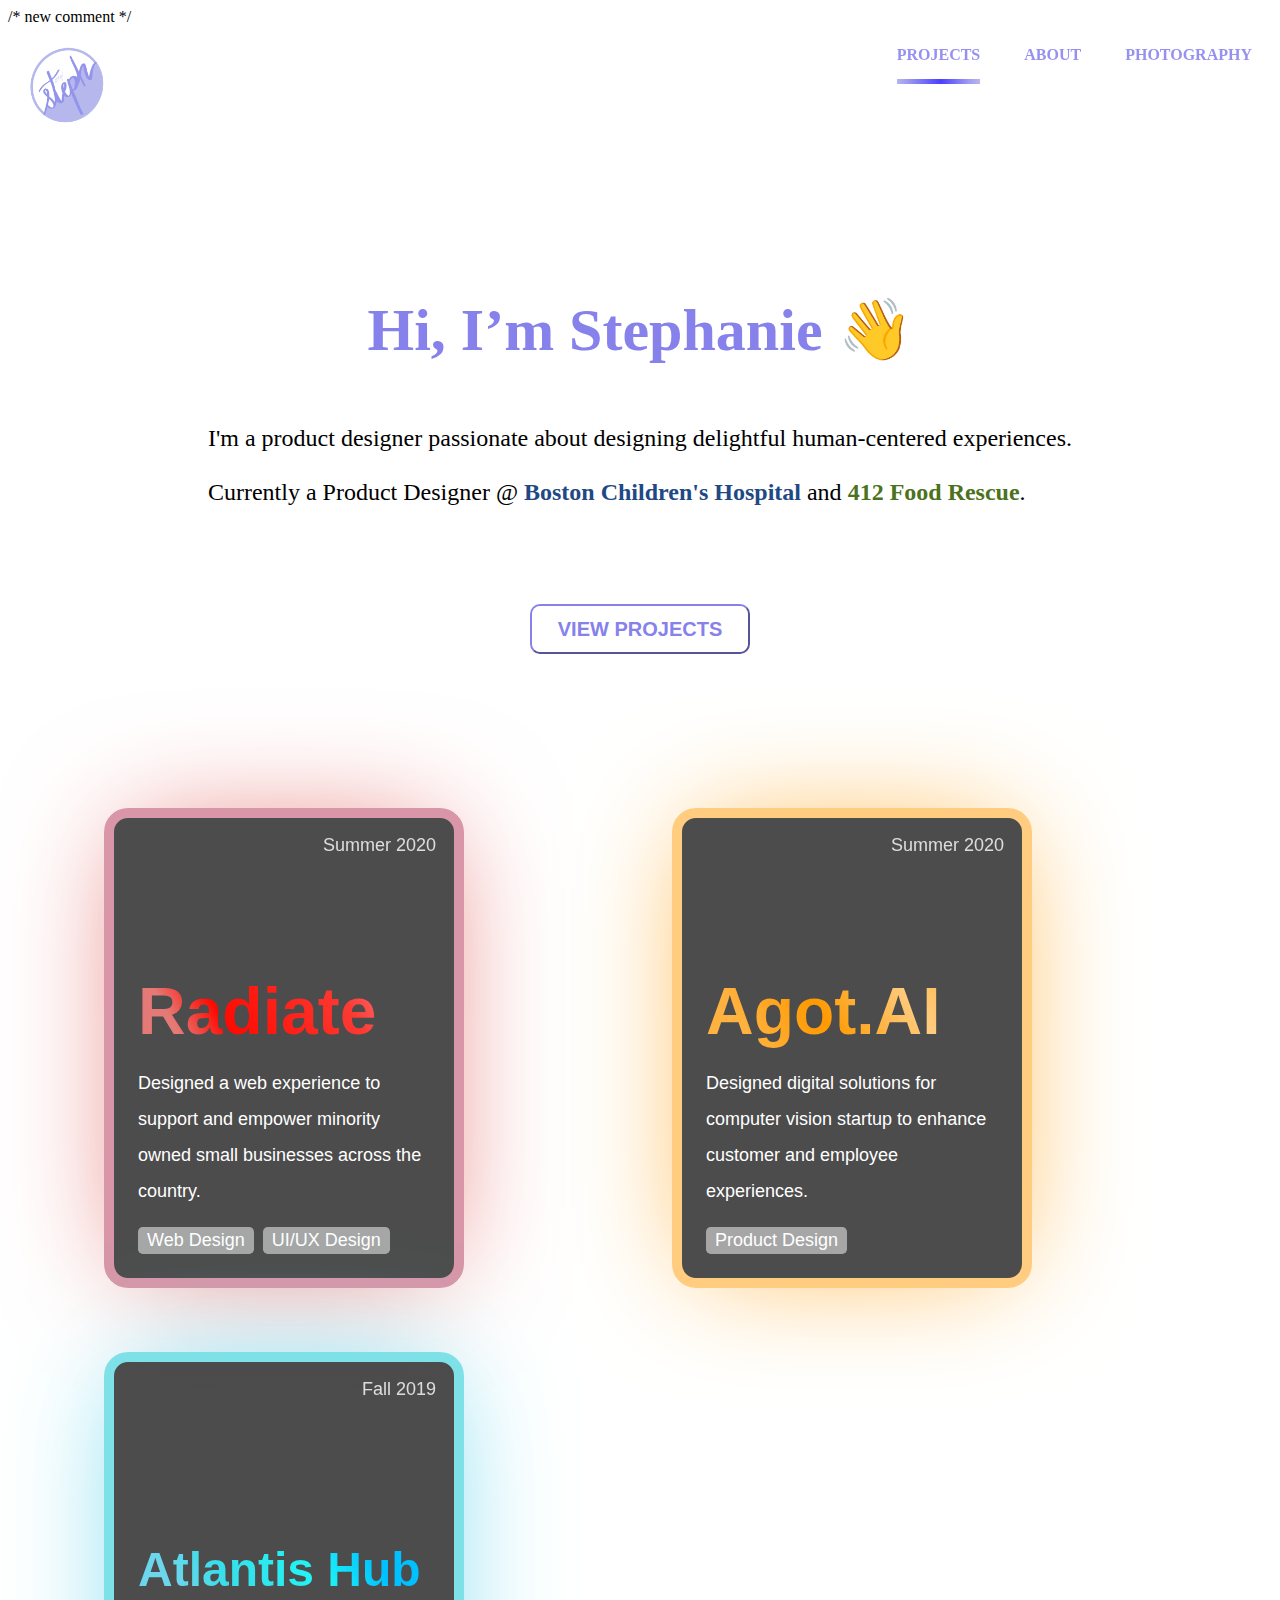
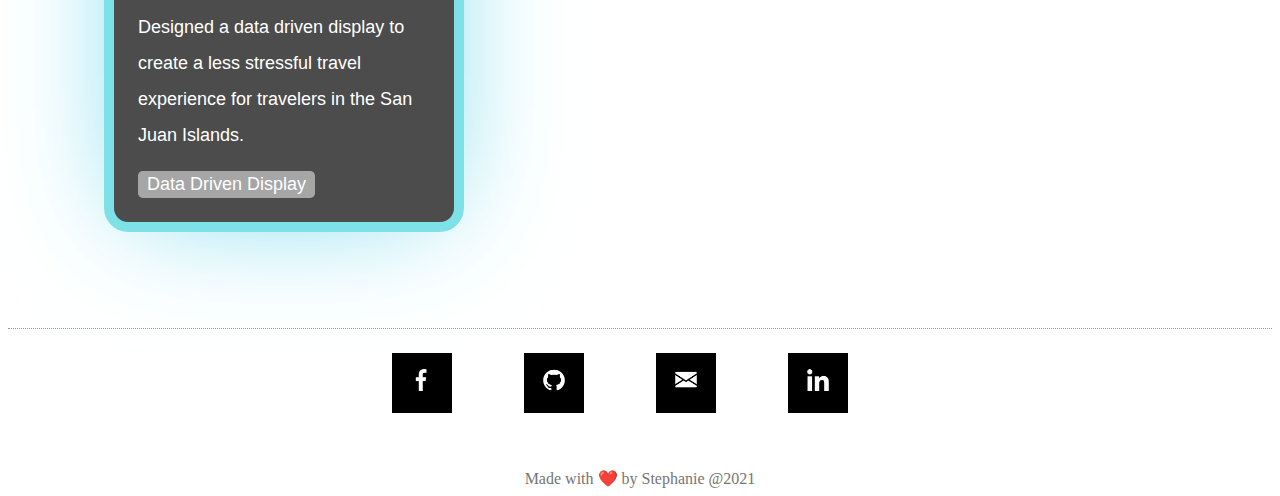
<file: index.html>
<!DOCTYPE html>
<html lang="en">

<head>
	<meta charset="utf-8" />
	<meta name="author" content="Stephanie Tseng Portfolio">
	<meta name="keywords" content="Stephanie Tseng Portfolio">
	<meta name="description" content="Stephanie Tseng Portfolio">

	<title>Stephanie Tseng Portfolio</title>
	
	/* new comment */

	<!-- External Links to CSS files -->
	<link rel="stylesheet" media="all" type="text/css" href="assets/css/styles.css" />

	<!-- External Links to JS files -->
	<script src="assets/js/scripts.js"></script>

	<meta name="viewport" content="width=device-width, initial-scale=1.0">

</head>

<body>
	<div id="container">
		<!-- Navigation bar referenced https://www.w3schools.com/howto/tryit.asp?filename=tryhow_js_responsive_navbar_dropdown for responsiveness-->
		<div class="topnav" id="myTopnav">
			<div class="logo">
				<a href="index.html"><img src="assets/images/steph-tseng-logo.png"
						alt="Stephanie Tseng Portfolio Logo"></a>

				<div class="nav-links">

					<a class="selected" href="index.html">Projects</a>
					<a class="nonselected" href="about.html">About</a>
					<a class="nonselected" href="photography.html">Photography</a>

					<a href="javascript:void(0);" class="icon" onclick="burgerIcon()">&#9776;</a>

				</div>
			</div>
		</div>

		<div id="content">
			<div id="intro-section">
			<h1>Hi, I’m Stephanie 👋</h1>
			<div id="bio">
				<div id="intro">I'm a product designer passionate about designing delightful human-centered experiences.
					<br><br>
					Currently a Product Designer @ <a href="https://www.childrenshospital.org/" target="_blank"><span
							id="bch">Boston Children's Hospital</span></a> and <a href="https://412foodrescue.org/"
							target="_blank"><span id="foodRescue">412 Food Rescue</span></a>.
				</div>
				<!--Scroll down to projects section on click-->
				<div id="button-wrapper"><button onclick="Scroll()" id="button-hover" type="button">VIEW
						PROJECTS</button></div>
			</div>
		</div>

			<!--Project cards-->
			<!--Referenced https://codepen.io/Booligoosh/pen/mKPpQp-->

			<div id="projects">
				<section class="cards-wrapper">
					<div class="project-card">
						<a class="card radiate-card" href="projects/radiate.html"
							style="--bg-img: url(https://uploads-ssl.webflow.com/5e17ac4dfb569e834e8a6376/60122f1e58f32c024fbaf426_RTC%20Mockup.png)">
							<div>
								<h3 id="radiate-heading">Radiate</h3>
								<p>Designed a web experience to support and empower minority owned small businesses
									across the country.</p>
								<div class="date">Summer 2020</div>
								<div class="tags">
									<div class="tag">Web Design</div>
									<div class="tag">UI/UX Design</div>
								</div>
							</div>
						</a>
					</div>

					<div class="project-card">
						<a class="card agot-card" href="projects/agot.html"
							style="--bg-img: url('https://uploads-ssl.webflow.com/5e17ac4dfb569e834e8a6376/601634b3fefb7b55f60c6bfe_AgotMockup-FINAL-p-2000.png')">
							<div>
								<h3 id="agot-heading">Agot.AI</h3>
								<p>Designed digital solutions for computer vision startup to enhance customer and
									employee experiences.</p>
								<div class="date">Summer 2020</div>
								<div class="tags">
									<div class="tag">Product Design</div>
								</div>
							</div>
						</a>
					</div>

					<div class="project-card">
						<a class="card atlantis-card" href="projects/atlantis-hub.html"
							style="--bg-img: url('https://uploads-ssl.webflow.com/5e17ac4dfb569e834e8a6376/60119a1c1cdc5c3255dcd85b_AH-min.png')">
							<div>
								<h3 id="atlantis-heading">Atlantis Hub</h3>
								<p>Designed a data driven display to create a less stressful travel experience for
									travelers in the San Juan Islands.</p>
								<div class="date">Fall 2019</div>
								<div class="tags">
									<div class="tag">Data Driven Display</div>
								</div>
							</div>
						</a>
					</div>
				</section>
			</div>


			<footer>
				<!--Social media buttons-->
			<!--Referenced https://codepen.io/harkediansa/pen/bBqpwP-->
			<div id="social-media">
				<a class="social" href="https://www.facebook.com/stephanie.tseng.2/" target="_blank">
					<div class="front">
						<i class="facebook"><img src="assets/images/fb-small.png" alt="Small Facebook Logo"></i>
					</div>
					<div class="back">
						<i class="facebook"><img src="assets/images/fb-large.png" alt="Large Facebook Logo"></i>
					</div>
				</a>
	
				<a class="social social-github" href="https://github.com/tsengs2" target="_blank">
					<div class="front">
						<i class="github"><img src="assets/images/github-small.png" alt="Small GitHub Logo"></i>
					</div>
					<div class="back">
						<i class="github"><img src="assets/images/github-large.png" alt="Large GitHub Logo"></i>
					</div>
				</a>
	
				<a class="social social-email" href="mailto:stseng2@andrew.cmu.edu" target="_blank">
					<div class="front">
						<i class="email"><img src="assets/images/email-small.png" alt="Small Email Logo"></i>
					</div>
					<div class="back">
						<i class="email"><img src="assets/images/email-large.png" alt="Large Email Logo"></i>
					</div>
				</a>
	
				<a class="social social-linkedin" href="https://www.linkedin.com/in/tsengstephanie/" target="_blank">
					<div class="front">
						<i class="linkedin"><img src="assets/images/linkedin-small.png" alt="LinkedIn Small Logo"></i>
					</div>
					<div class="back">
						<i class="linkedin"><img src="assets/images/linkedin-large.png" alt="LinkedIn Large Logo"></i>
					</div>
				</a>
			</div>
				Made with ❤️ by Stephanie @2021<br />
			</footer>
		</div>
	</div>
</body>

</html>
</file>
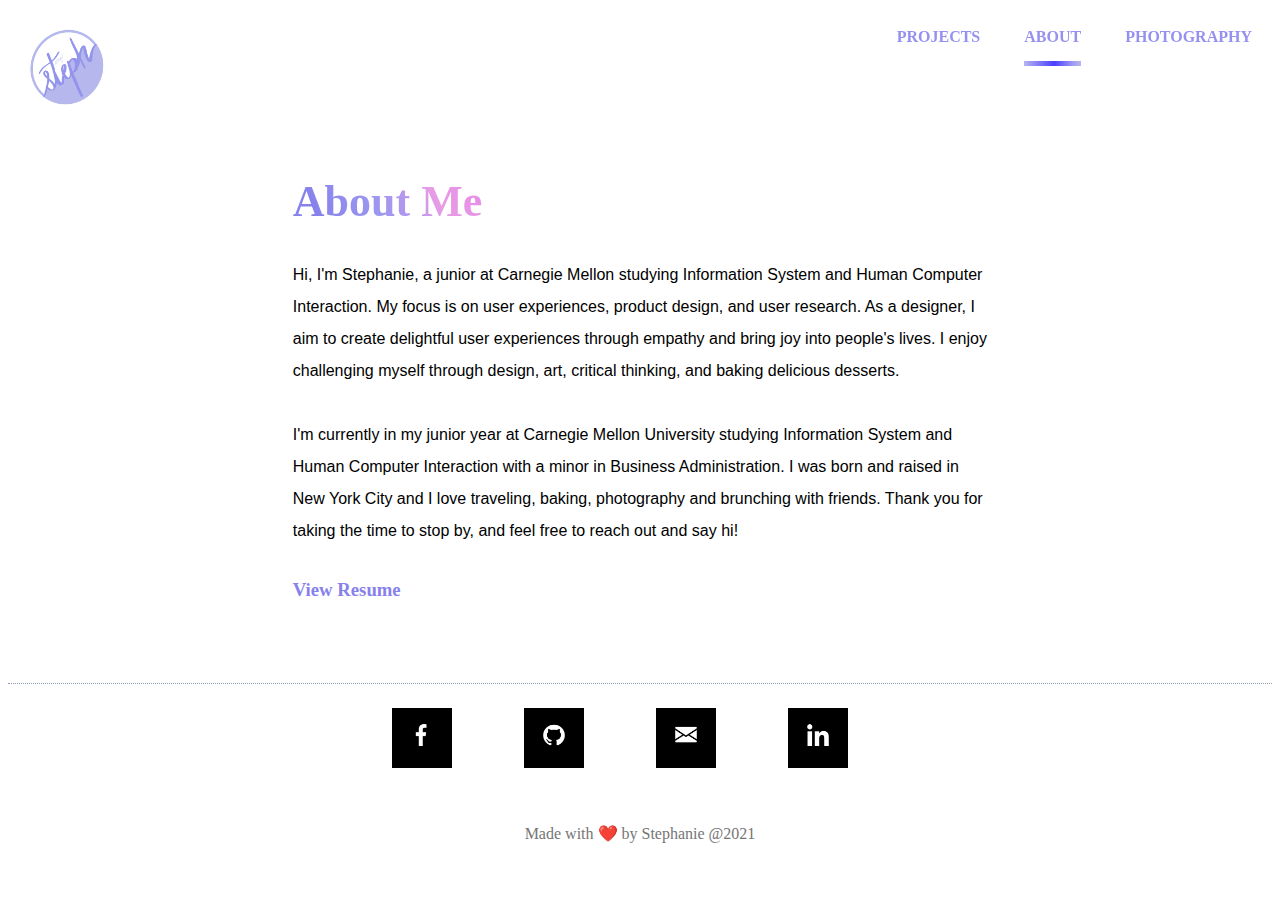
<file: about.html>
<!DOCTYPE html>
<html lang="en">

<head>
	<meta charset="utf-8" />
	<meta name="author" content="Stephanie Tseng Portfolio">
	<meta name="keywords" content="Stephanie Tseng Portfolio">
	<meta name="description" content="Stephanie Tseng Portfolio">

	<title>Stephanie Tseng Portfolio</title>

	<!-- External Links to CSS files -->
	<link rel="stylesheet" media="all" type="text/css" href="assets/css/styles.css" />

	<!-- External Links to JS files -->
	<script src="assets/js/scripts.js"></script>

	<meta name="viewport" content="width=device-width, initial-scale=1.0">

</head>

<body>
	<div id="container">
		<!-- Navigation bar referenced https://www.w3schools.com/howto/tryit.asp?filename=tryhow_js_responsive_navbar_dropdown for responsiveness-->
		<div class="topnav" id="myTopnav">
			<div class="logo">
				<a href="index.html"><img src="assets/images/steph-tseng-logo.png"
						alt="Stephanie Tseng Portfolio Logo"></a>

				<div class="nav-links">

					<a class="nonselected" href="index.html">Projects</a>
					<a class="selected" href="about.html">About</a>
					<a class="nonselected" href="photography.html">Photography</a>

					<a href="javascript:void(0);" class="icon" onclick="burgerIcon()">&#9776;</a>

				</div>
			</div>
		</div>
	<div id="content">
		<div id="content-sub">
			<div id="subsection">
				<h2>About Me</h2>
				<p>
					Hi, I'm Stephanie, a junior at Carnegie Mellon studying Information System and Human Computer
					Interaction. My focus is on user experiences, product design, and user research. As a designer, I
					aim to create delightful user experiences through empathy and bring joy into people's lives. I enjoy
					challenging myself through design, art, critical thinking, and baking delicious desserts.​ <br><br>

					I'm currently in my junior year at Carnegie Mellon University studying Information System and Human
					Computer Interaction with a minor in Business Administration. I was born and raised in New York City
					and I love traveling, baking, photography and brunching with friends. Thank you for taking the time
					to stop by, and feel free to reach out and say hi!
				</p>
				<div id="button-wrapper"><a href="assets/documents/resume.pdf" target="_blank" id="resume-button"><h3>View Resume</h3></a></div>
			</div>
		</div>

		<footer>
			<!--Social media buttons-->
		<!--Referenced https://codepen.io/harkediansa/pen/bBqpwP-->
		<div id="social-media">
			<a class="social" href="https://www.facebook.com/stephanie.tseng.2/" target="_blank">
				<div class="front">
					<i class="facebook"><img src="assets/images/fb-small.png" alt="Small Facebook Logo"></i>
				</div>
				<div class="back">
					<i class="facebook"><img src="assets/images/fb-large.png" alt="Large Facebook Logo"></i>
				</div>
			</a>

			<a class="social social-github" href="https://github.com/tsengs2" target="_blank">
				<div class="front">
					<i class="github"><img src="assets/images/github-small.png" alt="Small GitHub Logo"></i>
				</div>
				<div class="back">
					<i class="github"><img src="assets/images/github-large.png" alt="Large GitHub Logo"></i>
				</div>
			</a>

			<a class="social social-email" href="mailto:stseng2@andrew.cmu.edu" target="_blank">
				<div class="front">
					<i class="email"><img src="assets/images/email-small.png" alt="Small Email Logo"></i>
				</div>
				<div class="back">
					<i class="email"><img src="assets/images/email-large.png" alt="Large Email Logo"></i>
				</div>
			</a>

			<a class="social social-linkedin" href="https://www.linkedin.com/in/tsengstephanie/" target="_blank">
				<div class="front">
					<i class="linkedin"><img src="assets/images/linkedin-small.png" alt="LinkedIn Small Logo"></i>
				</div>
				<div class="back">
					<i class="linkedin"><img src="assets/images/linkedin-large.png" alt="LinkedIn Large Logo"></i>
				</div>
			</a>
		</div>
			Made with ❤️ by Stephanie @2021<br />
		</footer>
	</div>
	</div>
</body>

</html>
</file>
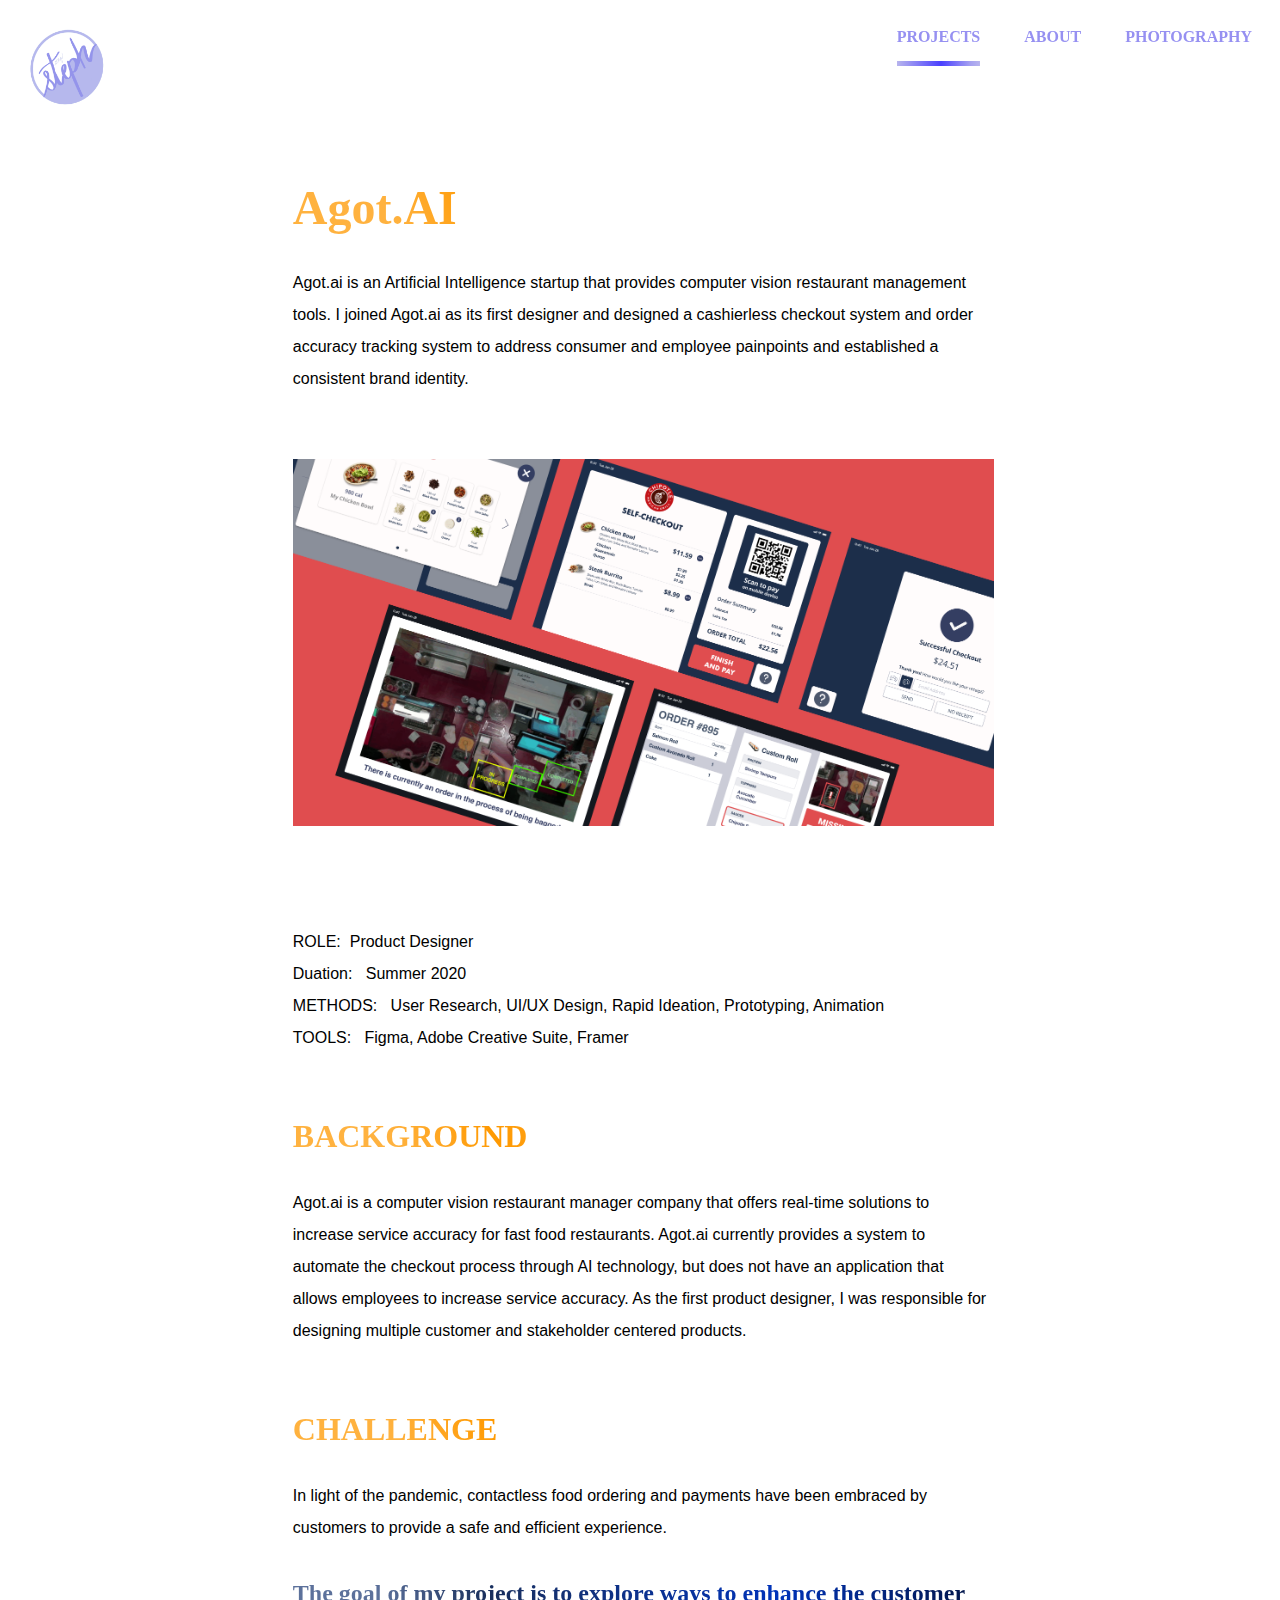
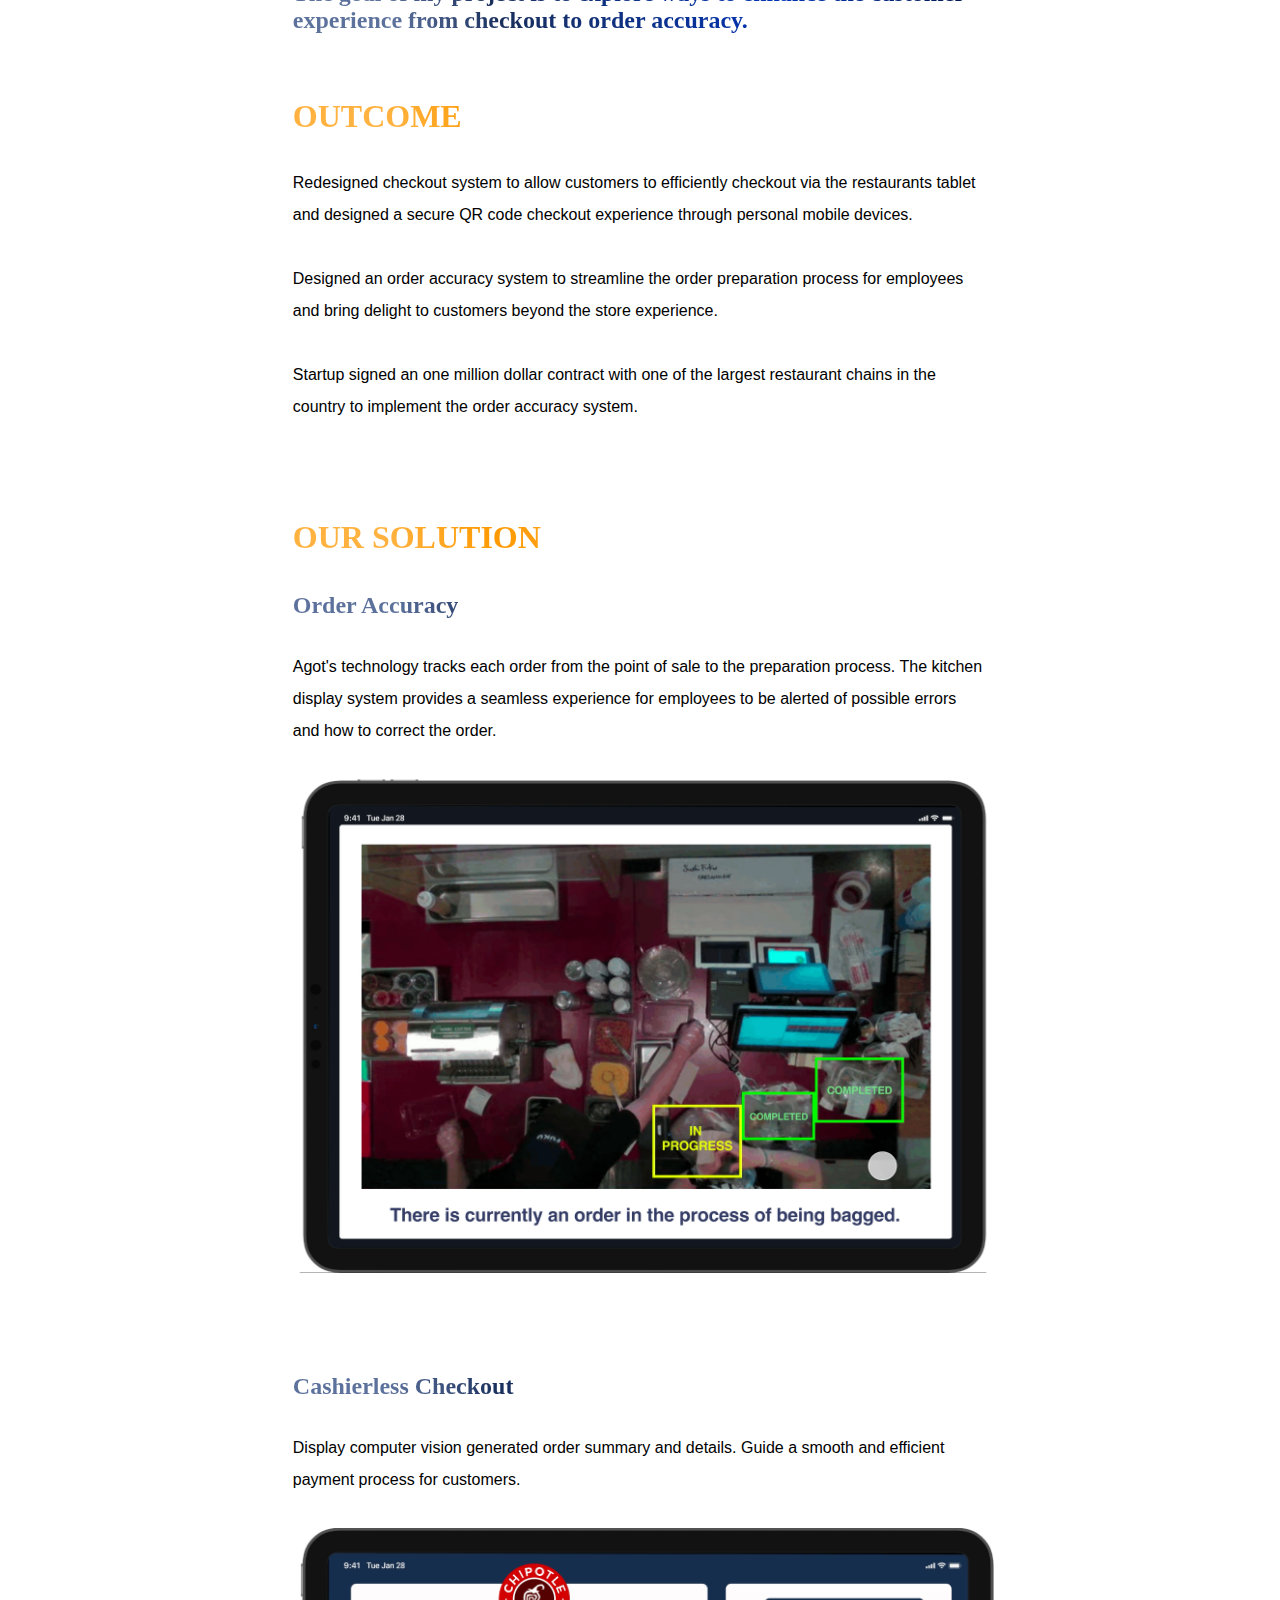
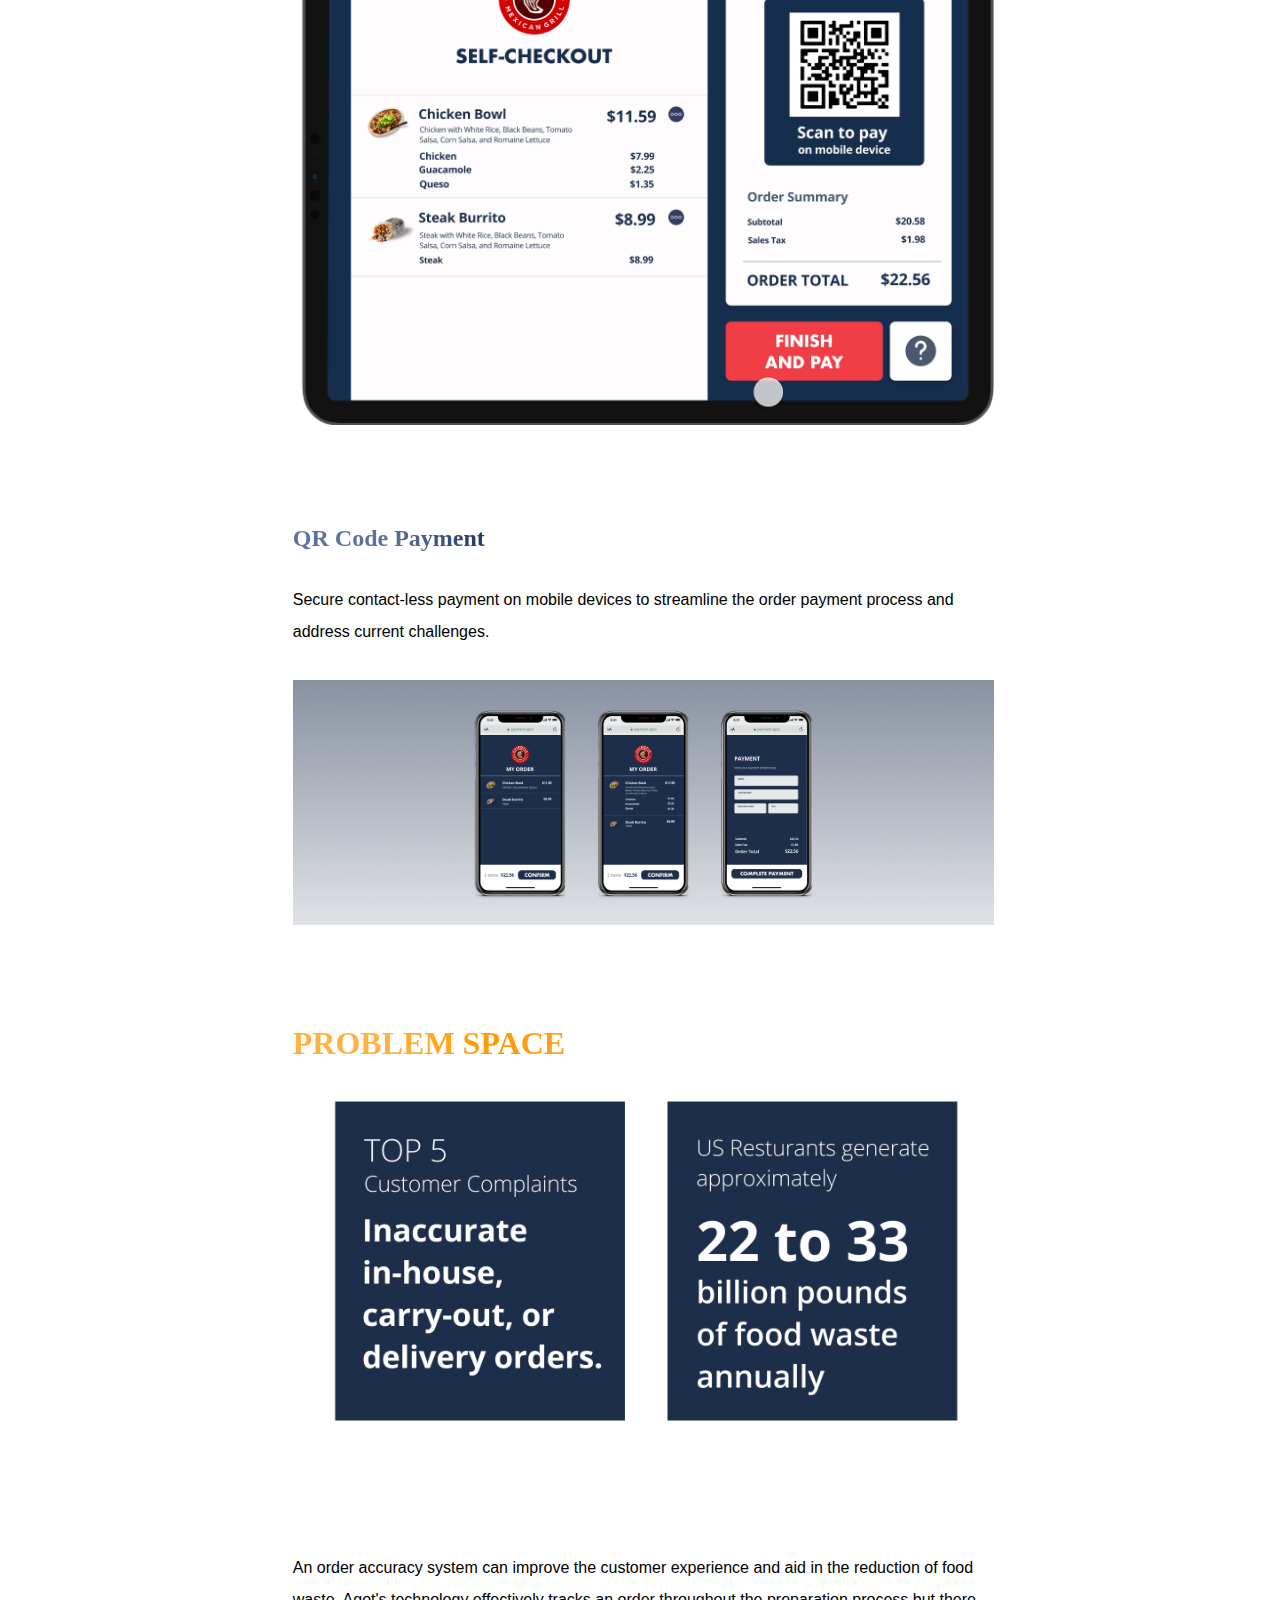
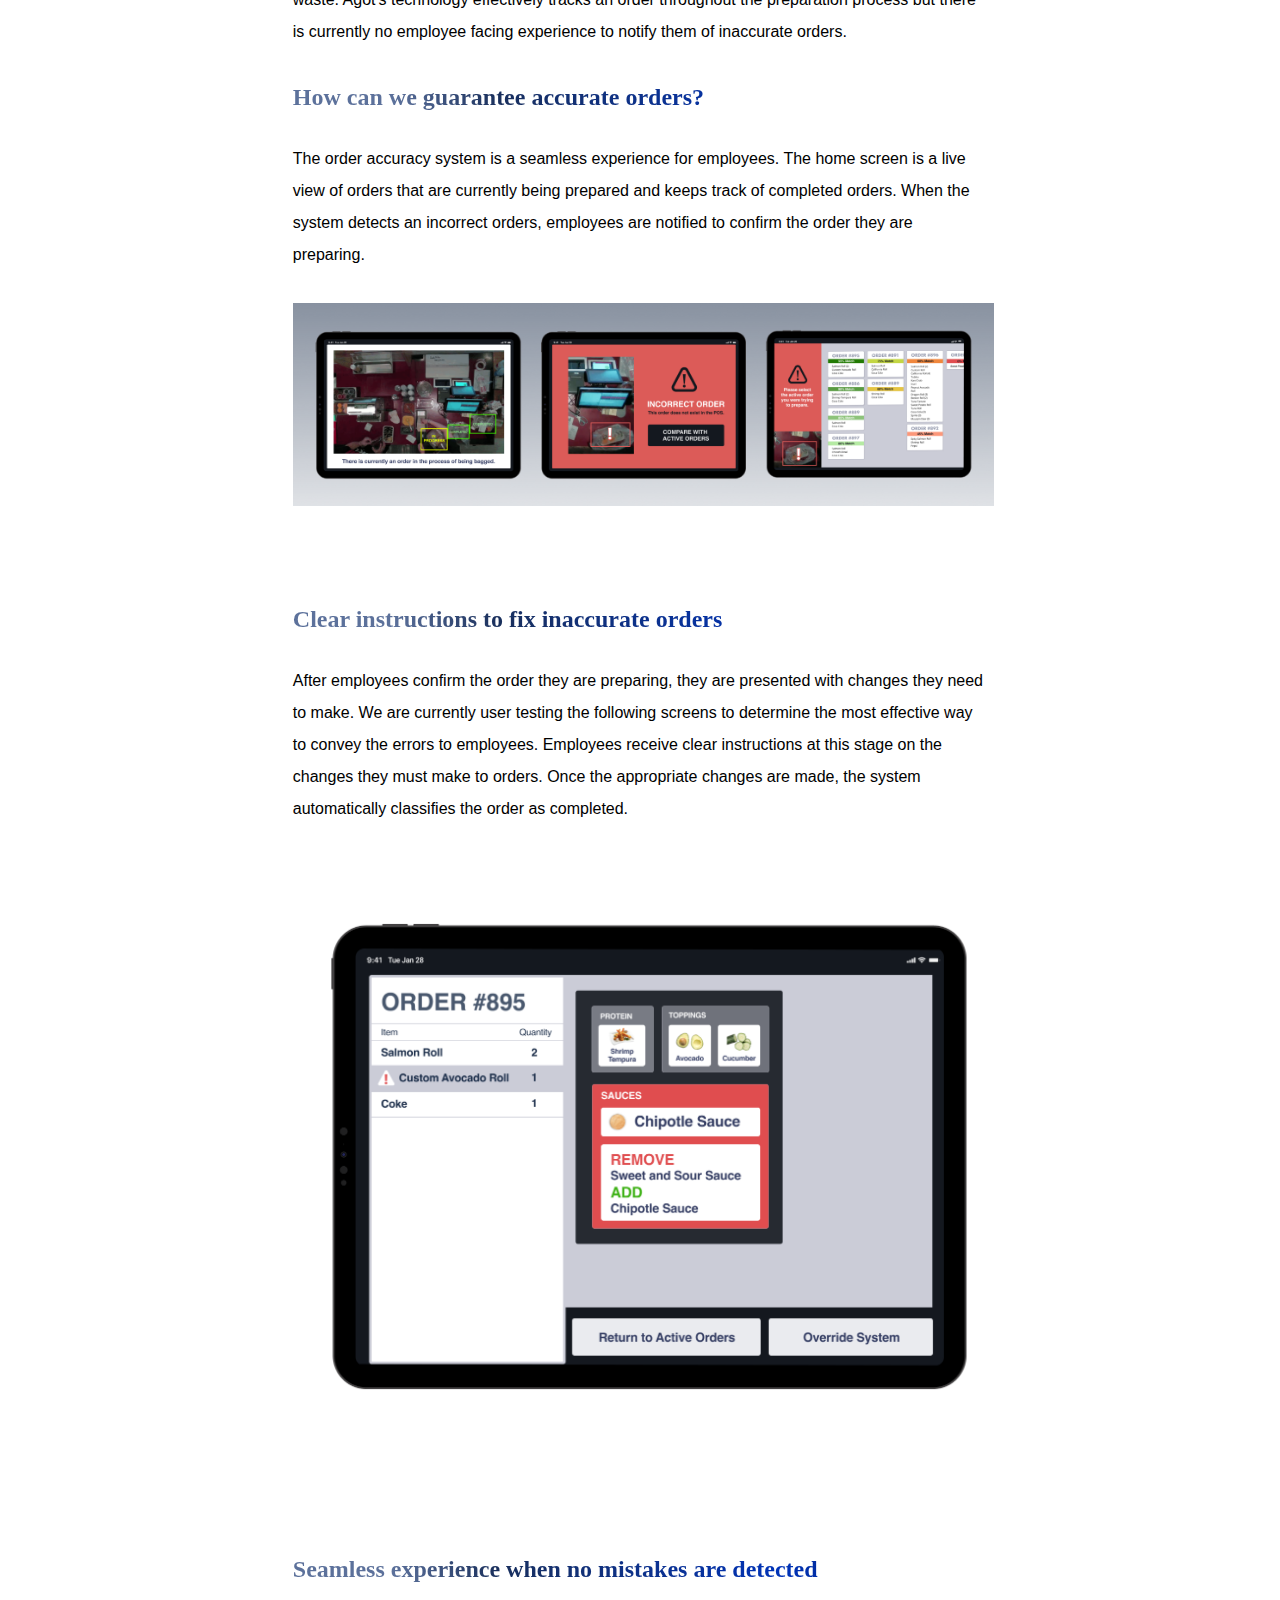
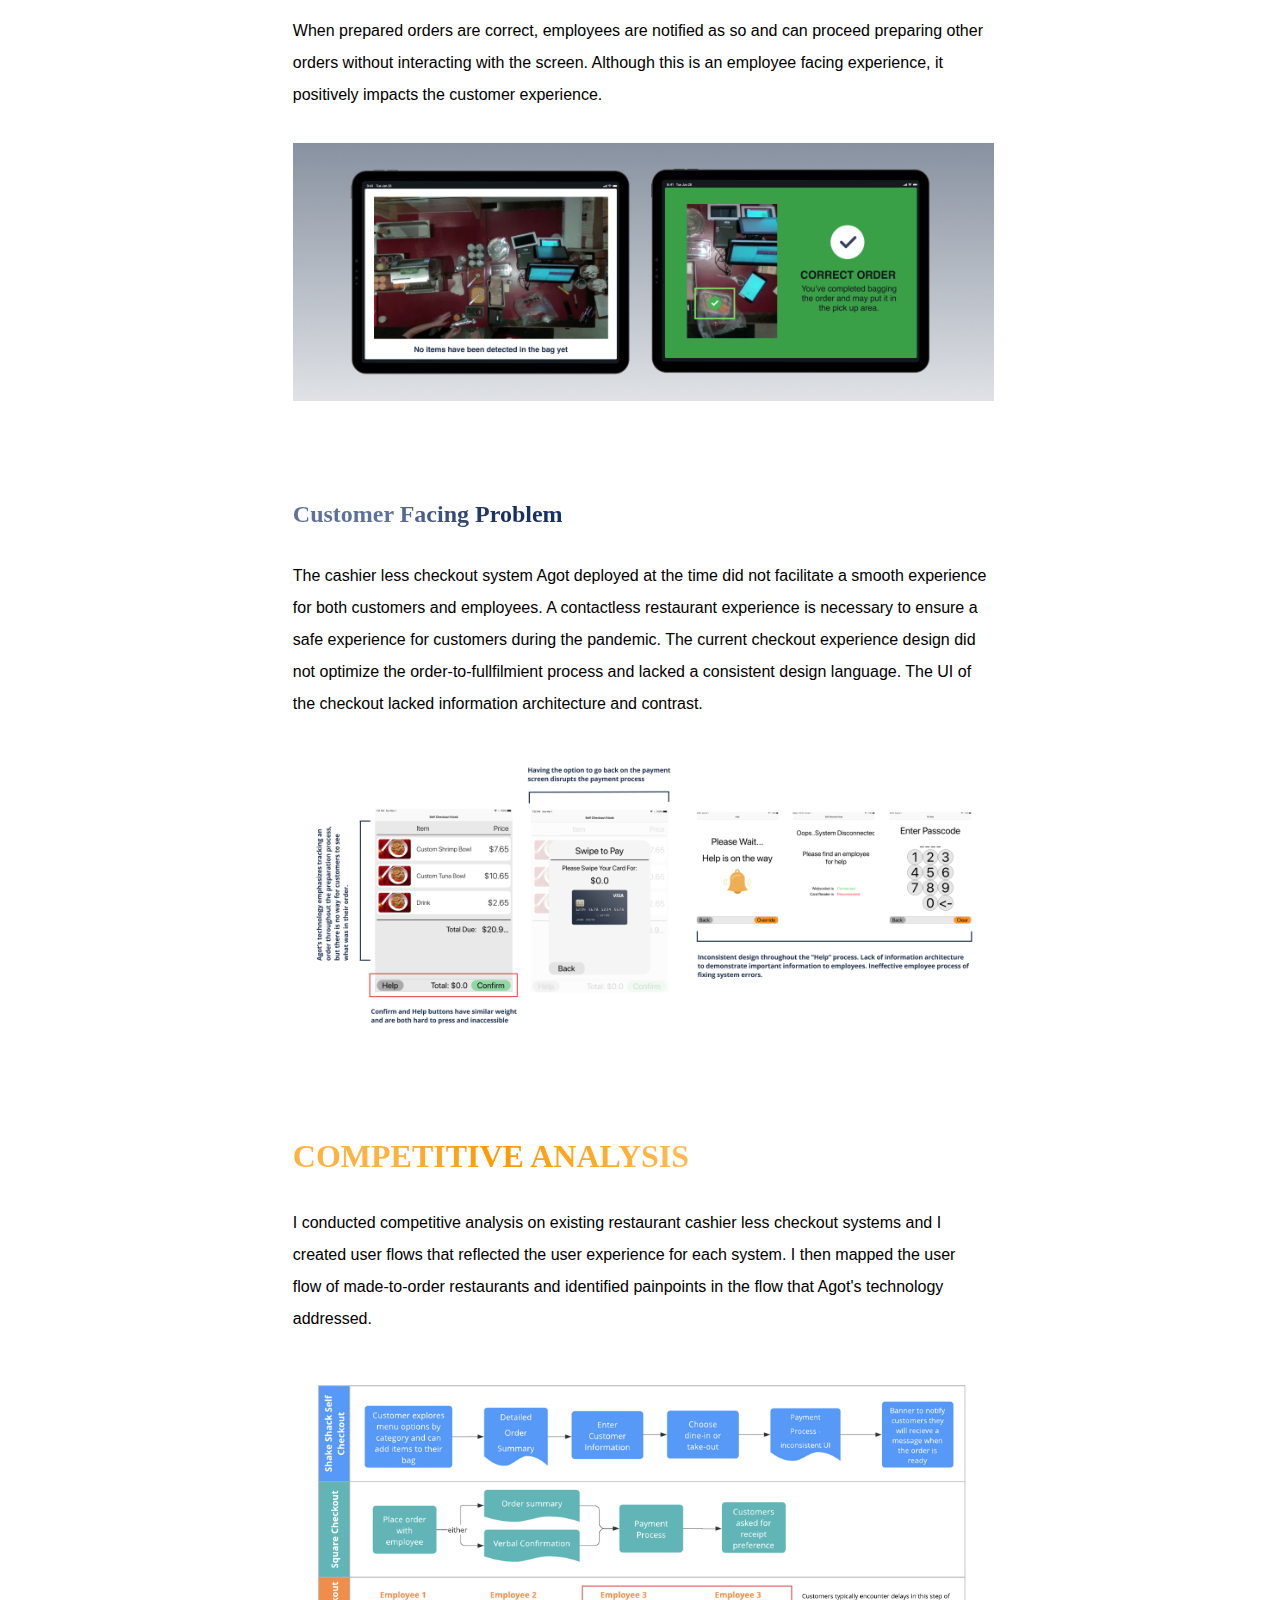
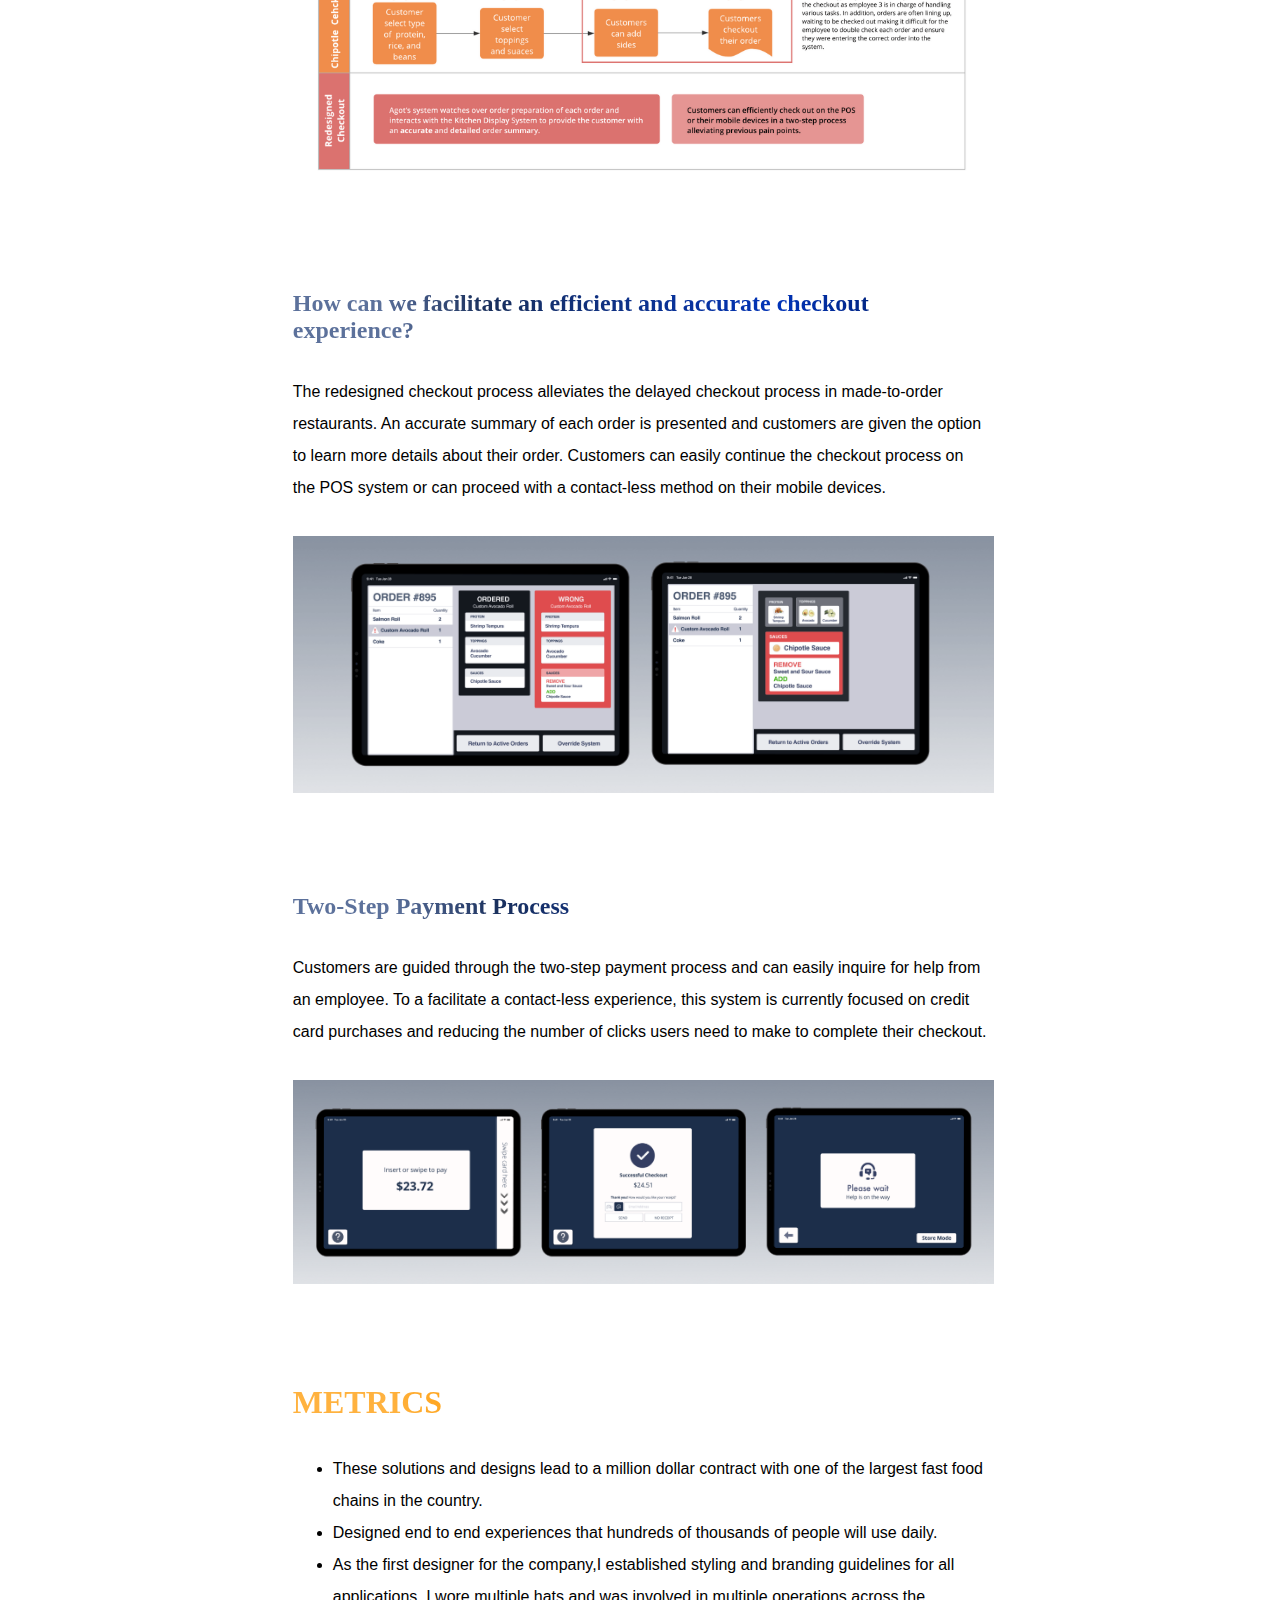
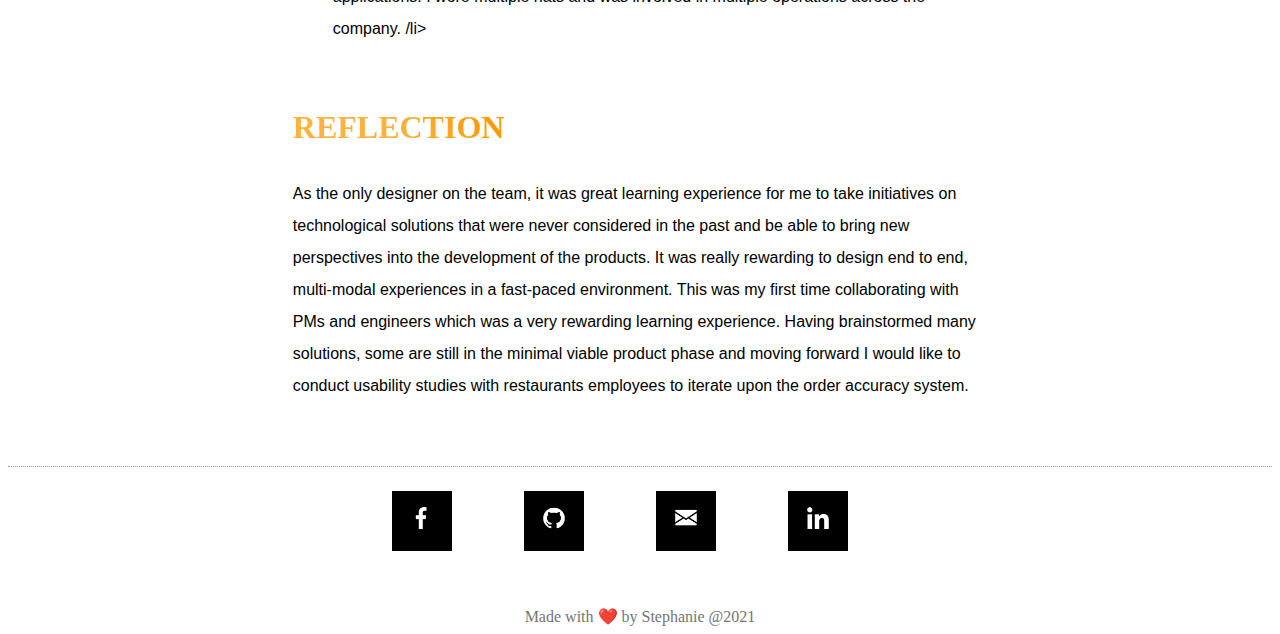
<file: projects/agot.html>
<!DOCTYPE html>
<html lang="en">

<head>
	<meta charset="utf-8" />
	<meta name="author" content="Stephanie Tseng Portfolio">
	<meta name="keywords" content="Stephanie Tseng Portfolio">
	<meta name="description" content="Stephanie Tseng Portfolio">

	<title>Stephanie Tseng Portfolio</title>

	<!-- External Links to CSS files -->
	<link rel="stylesheet" media="all" type="text/css" href="../assets/css/styles.css" />

	<!-- External Links to JS files -->
	<script src="../assets/js/scripts.js"></script>

	<meta name="viewport" content="width=device-width, initial-scale=1.0">

</head>

<body>
	<div id="container">
		<!-- Navigation bar referenced https://www.w3schools.com/howto/tryit.asp?filename=tryhow_js_responsive_navbar_dropdown for responsiveness-->
		<div class="topnav" id="myTopnav">
			<div class="logo">
				<a href="../index.html"><img src="../assets/images/steph-tseng-logo.png"
						alt="Stephanie Tseng Portfolio Logo"></a>

				<div class="nav-links">

					<a class="selected" href="../index.html">Projects</a>
					<a class="nonselected" href="../about.html">About</a>
					<a class="nonselected" href="../photography.html">Photography</a>

					<a href="javascript:void(0);" class="icon" onclick="burgerIcon()">&#9776;</a>

				</div>
			</div>
		</div>
		<div id="content">
			<div id="content-sub">
				<div id="subsection">
					<div id="agot-content">
						<h2>Agot.AI</h2>
						<p>
							Agot.ai is an Artificial Intelligence startup that provides computer vision restaurant
							management tools. I joined Agot.ai as its first designer and designed a cashierless checkout
							system and order accuracy tracking system to address consumer and employee painpoints and
							established a consistent brand identity. <br><br>
						</p>
						<div><img src="../assets/images/agot-header-img.png"
								alt="Five mockup screens of the Agot.AI project with a red background"></div>

						<p>
							ROLE: &nbsp;Product Designer <br>
							Duation: &nbsp; Summer 2020 <br>
							METHODS: &nbsp; User Research, UI/UX Design, Rapid Ideation, Prototyping, Animation <br>
							TOOLS: &nbsp; Figma, Adobe Creative Suite, Framer <br>

						</p>
						<h4>BACKGROUND</h4>
						<p>
							Agot.ai is a computer vision restaurant manager company that offers real-time solutions to
							increase service accuracy for fast food restaurants. Agot.ai currently provides a system to
							automate the checkout process through AI technology, but does not have an application that
							allows employees to increase service accuracy. As the first product designer, I was
							responsible
							for designing multiple customer and stakeholder centered products.
						</p>
						<h4>CHALLENGE</h4>
						<p>
							In light of the pandemic, contactless food ordering and payments have been embraced by
							customers
							to provide a safe and efficient experience.
						</p>
						<h5>The goal of my project is to explore ways to enhance the customer experience from checkout
							to
							order accuracy.</h5>
						<h4>OUTCOME</h4>
						<p>
							Redesigned checkout system to allow customers to efficiently checkout via the restaurants
							tablet
							and designed a secure QR code checkout experience through personal mobile devices. <br><br>
							Designed an order accuracy system to streamline the order preparation process for employees
							and
							bring delight to customers beyond the store experience. <br><br>
							Startup signed an one million dollar contract with one of the largest restaurant chains in
							the
							country to implement the order accuracy system. <br><br>
						</p>
						<h4>OUR SOLUTION</h4>

						<h5>Order Accuracy</h5>
						<p>Agot's technology tracks each order from the point of sale to the preparation
							process. The kitchen display system provides a seamless experience for employees to be
							alerted
							of possible errors and how to correct the order. </p>
						<div><img src="../assets/images/agot-camera.png"
								alt="Tablet screen that showcases a real-time video of a meal being prepped and tracks the status">
						</div>

						<h5>Cashierless Checkout</h5>
						<p>Display computer vision generated order summary and details. Guide a smooth and
							efficient payment process for customers.</p>
						<div><img src="../assets/images/agot-checkout.png"
								alt="Checkout screen for users to self-checkout">
						</div>

						<h5>QR Code Payment</h5>
						<p>Secure contact-less payment on mobile devices to streamline the order payment
							process and address current challenges. </p>
						<div><img src="../assets/images/agot-mobile.png"
								alt="Mobile device screens for users to complete their checkout on their phones"></div>

						<h4>PROBLEM SPACE</h4>
						<div><img src="../assets/images/agot-problem-space.png"
								alt="Two boxes with text. Box 1: Top 5 Customer Complaints. Inaccurate in-house, carry-out, or delivery boxes. Box 2: US resturants generally generate 22 to 33 billion poudns of food waste annually.">
						</div>
						<p>An order accuracy system can improve the customer experience and aid in the
							reduction of food waste.
							Agot's technology effectively tracks an order throughout the preparation process but there
							is
							currently no employee facing experience to notify them of inaccurate orders. </p>

						<h5>How can we guarantee accurate orders?</h5>
						<p>The order accuracy system is a seamless experience for employees. The home
							screen is a live view of orders that are currently being prepared and keeps track of
							completed
							orders. When the system detects an incorrect orders, employees are notified to confirm the
							order
							they are preparing. </p>
						<div><img src="../assets/images/agot-employee.png"
								alt="Order accuracy high fiedlity screens for resturant employees"></div>

						<h5>Clear instructions to fix inaccurate orders</h5>
						<p>After employees confirm the order they are preparing, they are presented with
							changes they need to make. We are currently user testing the following screens to determine
							the
							most effective way to convey the errors to employees. Employees receive clear instructions
							at
							this stage on the changes they must make to orders. Once the appropriate changes are made,
							the
							system automatically classifies the order as completed. </p>
						<div><img src="../assets/images/agot-accurate.png"
								alt="Screen where employees see what is wrong with the order they prepared"></div>

						<h5>Seamless experience when no mistakes are detected</h5>
						<p>When prepared orders are correct, employees are notified as so and can proceed
							preparing other orders without interacting with the screen. Although this is an employee
							facing
							experience, it positively impacts the customer experience. </p>
						<div><img src="../assets/images/agot-seamless.png"
								alt="Left: Live Camera View and tracks of the status of orders, Right: Correct Order Screen with green background and confirmation message">
						</div>

						<h5>Customer Facing Problem</h5>
						<p>The cashier less checkout system Agot deployed at the time did not facilitate a
							smooth experience for both customers and employees. A contactless restaurant experience is
							necessary to ensure a safe experience for customers during the pandemic. The current
							checkout
							experience design did not optimize the order-to-fullfilmient process and lacked a consistent
							design language. The UI of the checkout lacked information architecture and contrast.</p>
						<div><img src="../assets/images/agot-customer-facing.png"
								alt="The current solution that exists for Agot, lack of visual design"></div>

						<h4>COMPETITIVE ANALYSIS</h4>
						<p>I conducted competitive analysis on existing restaurant cashier less checkout
							systems and I created user flows that reflected the user experience for each system. I then
							mapped the user flow of made-to-order restaurants and identified painpoints in the flow that
							Agot's technology addressed.</p>
						<div><img src="../assets/images/agot-journey-map.png"
								alt="Customer journey map of users current experiences in resturants"></div>

						<h5>How can we facilitate an efficient and accurate checkout experience?</h5>
						<p>The redesigned checkout process alleviates the delayed checkout process in
							made-to-order restaurants. An accurate summary of each order is presented and customers are
							given the option to learn more details about their order. Customers can easily continue the
							checkout process on the POS system or can proceed with a contact-less method on their mobile
							devices.</p>
						<div><img src="../assets/images/agot-accuracy.png"
								alt="Two variations of the accuracy confirmation screen"></div>

						<h5>Two-Step Payment Process</h5>
						<p>Customers are guided through the two-step payment process and can easily
							inquire for help from an employee. To a facilitate a contact-less experience, this system is
							currently focused on credit card purchases and reducing the number of clicks users need to
							make
							to complete their checkout.</p>
						<div><img src="../assets/images/agot-two-step.png"
								alt="Payment process for self-checkout users.">
						</div>

						<h4>METRICS</h4>
						<ul id="content-list">
							<li>These solutions and designs lead to a million dollar contract with one of the largest
								fast
								food chains in the country.</li>
							<li>Designed end to end experiences that hundreds of thousands of people will use daily.
							</li>
							<li>As the first designer for the company,I established styling and branding guidelines for
								all
								applications. I wore multiple hats and was involved in multiple operations across the
								company. /li>
						</ul>

						<h4>REFLECTION</h4>
						<p>As the only designer on the team, it was great learning experience for me to
							take initiatives on technological solutions that were never considered in the past and be
							able
							to bring new perspectives into the development of the products. It was really rewarding to
							design end to end, multi-modal experiences in a fast-paced environment. This was my first
							time
							collaborating with PMs and engineers which was a very rewarding learning experience. Having
							brainstormed many solutions, some are still in the minimal viable product phase and moving
							forward I would like to conduct usability studies with restaurants employees to iterate upon
							the
							order accuracy system.</p>
					</div>
				</div>
			</div>

			<footer>
				<!--Social media buttons-->
				<!--Referenced https://codepen.io/harkediansa/pen/bBqpwP-->
				<div id="social-media">
					<a class="social" href="https://www.facebook.com/stephanie.tseng.2/" target="_blank">
						<div class="front">
							<i class="facebook"><img src="../assets/images/fb-small.png" alt="Small Facebook Logo"></i>
						</div>
						<div class="back">
							<i class="facebook"><img src="../assets/images/fb-large.png" alt="Large Facebook Logo"></i>
						</div>
					</a>

					<a class="social social-github" href="https://github.com/tsengs2" target="_blank">
						<div class="front">
							<i class="github"><img src="../assets/images/github-small.png" alt="Small GitHub Logo"></i>
						</div>
						<div class="back">
							<i class="github"><img src="../assets/images/github-large.png" alt="Large GitHub Logo"></i>
						</div>
					</a>

					<a class="social social-email" href="mailto:stseng2@andrew.cmu.edu" target="_blank">
						<div class="front">
							<i class="email"><img src="../assets/images/email-small.png" alt="Small Email Logo"></i>
						</div>
						<div class="back">
							<i class="email"><img src="../assets/images/email-large.png" alt="Large Email Logo"></i>
						</div>
					</a>

					<a class="social social-linkedin" href="https://www.linkedin.com/in/tsengstephanie/"
						target="_blank">
						<div class="front">
							<i class="linkedin"><img src="../assets/images/linkedin-small.png"
									alt="LinkedIn Small Logo"></i>
						</div>
						<div class="back">
							<i class="linkedin"><img src="../assets/images/linkedin-large.png"
									alt="LinkedIn Large Logo"></i>
						</div>
					</a>
				</div>
				Made with ❤️ by Stephanie @2021<br />
			</footer>
		</div>
	</div>
</body>

</html>
</file>
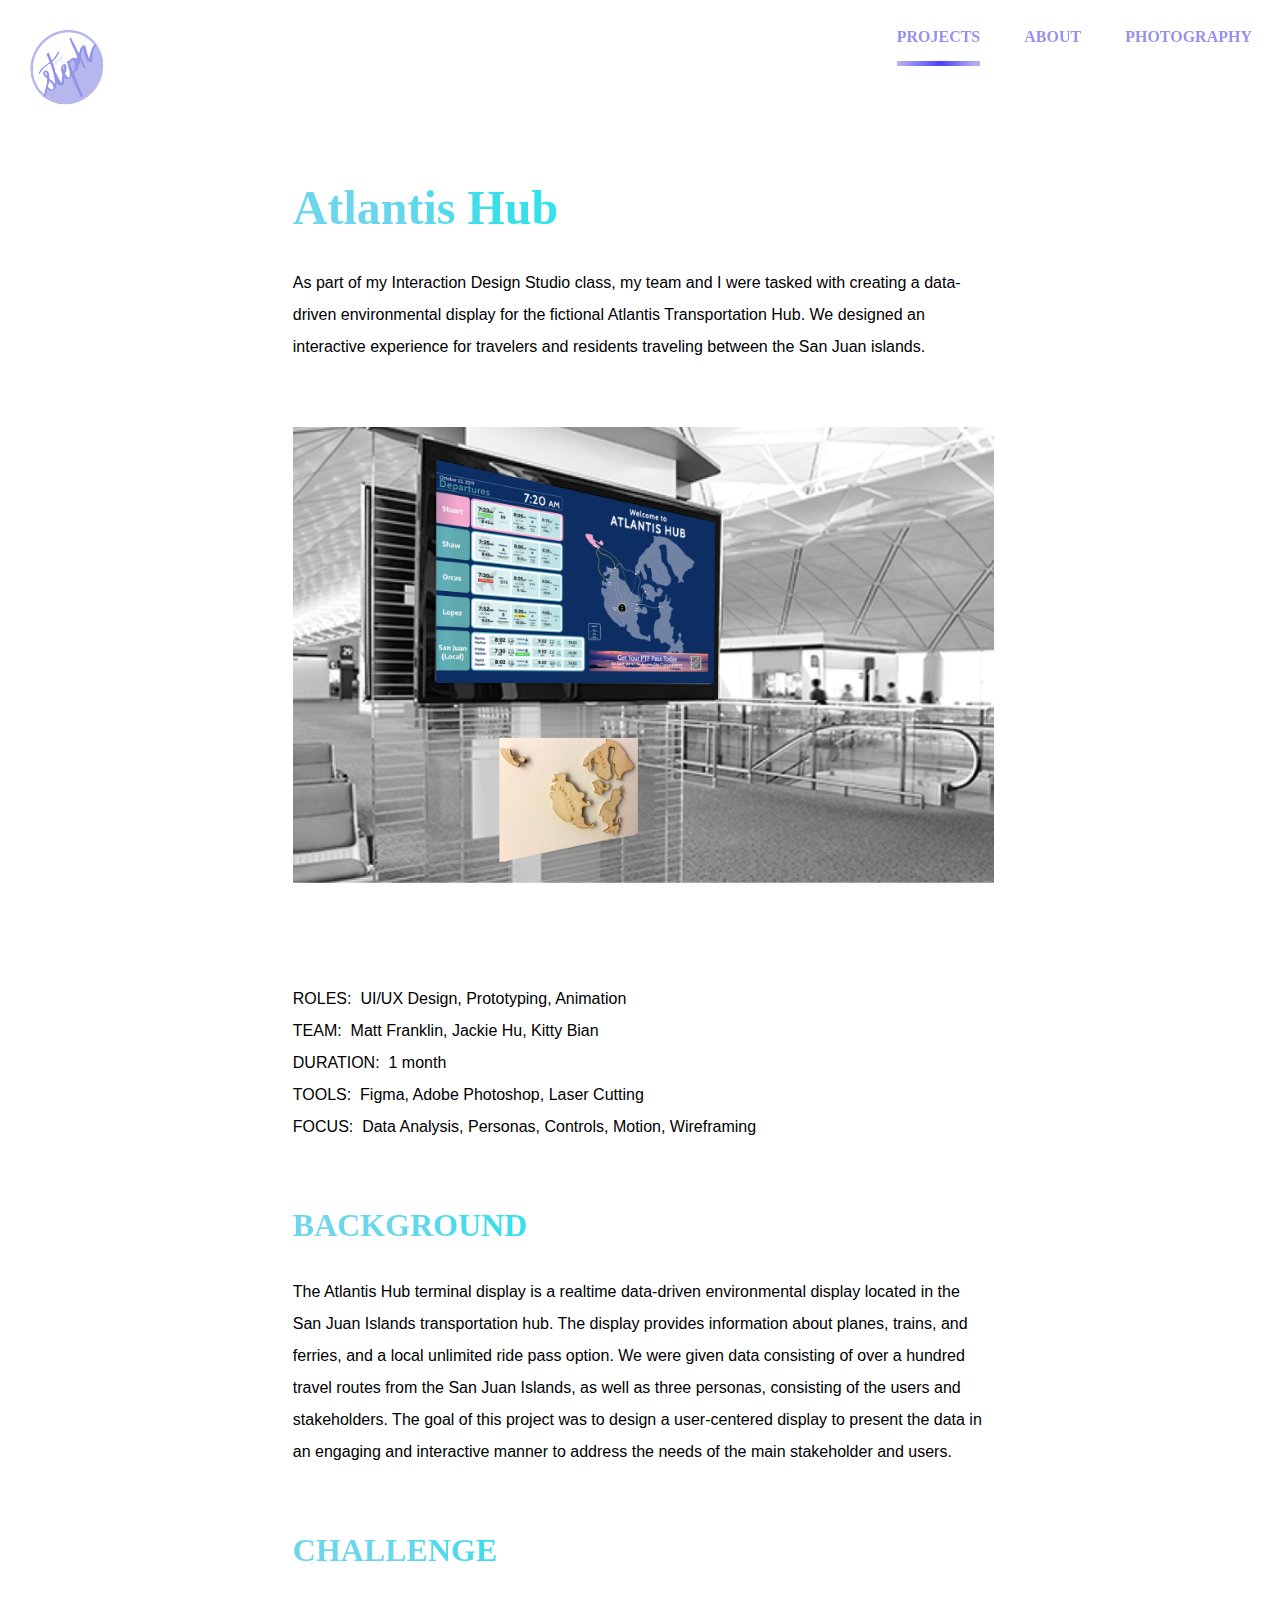
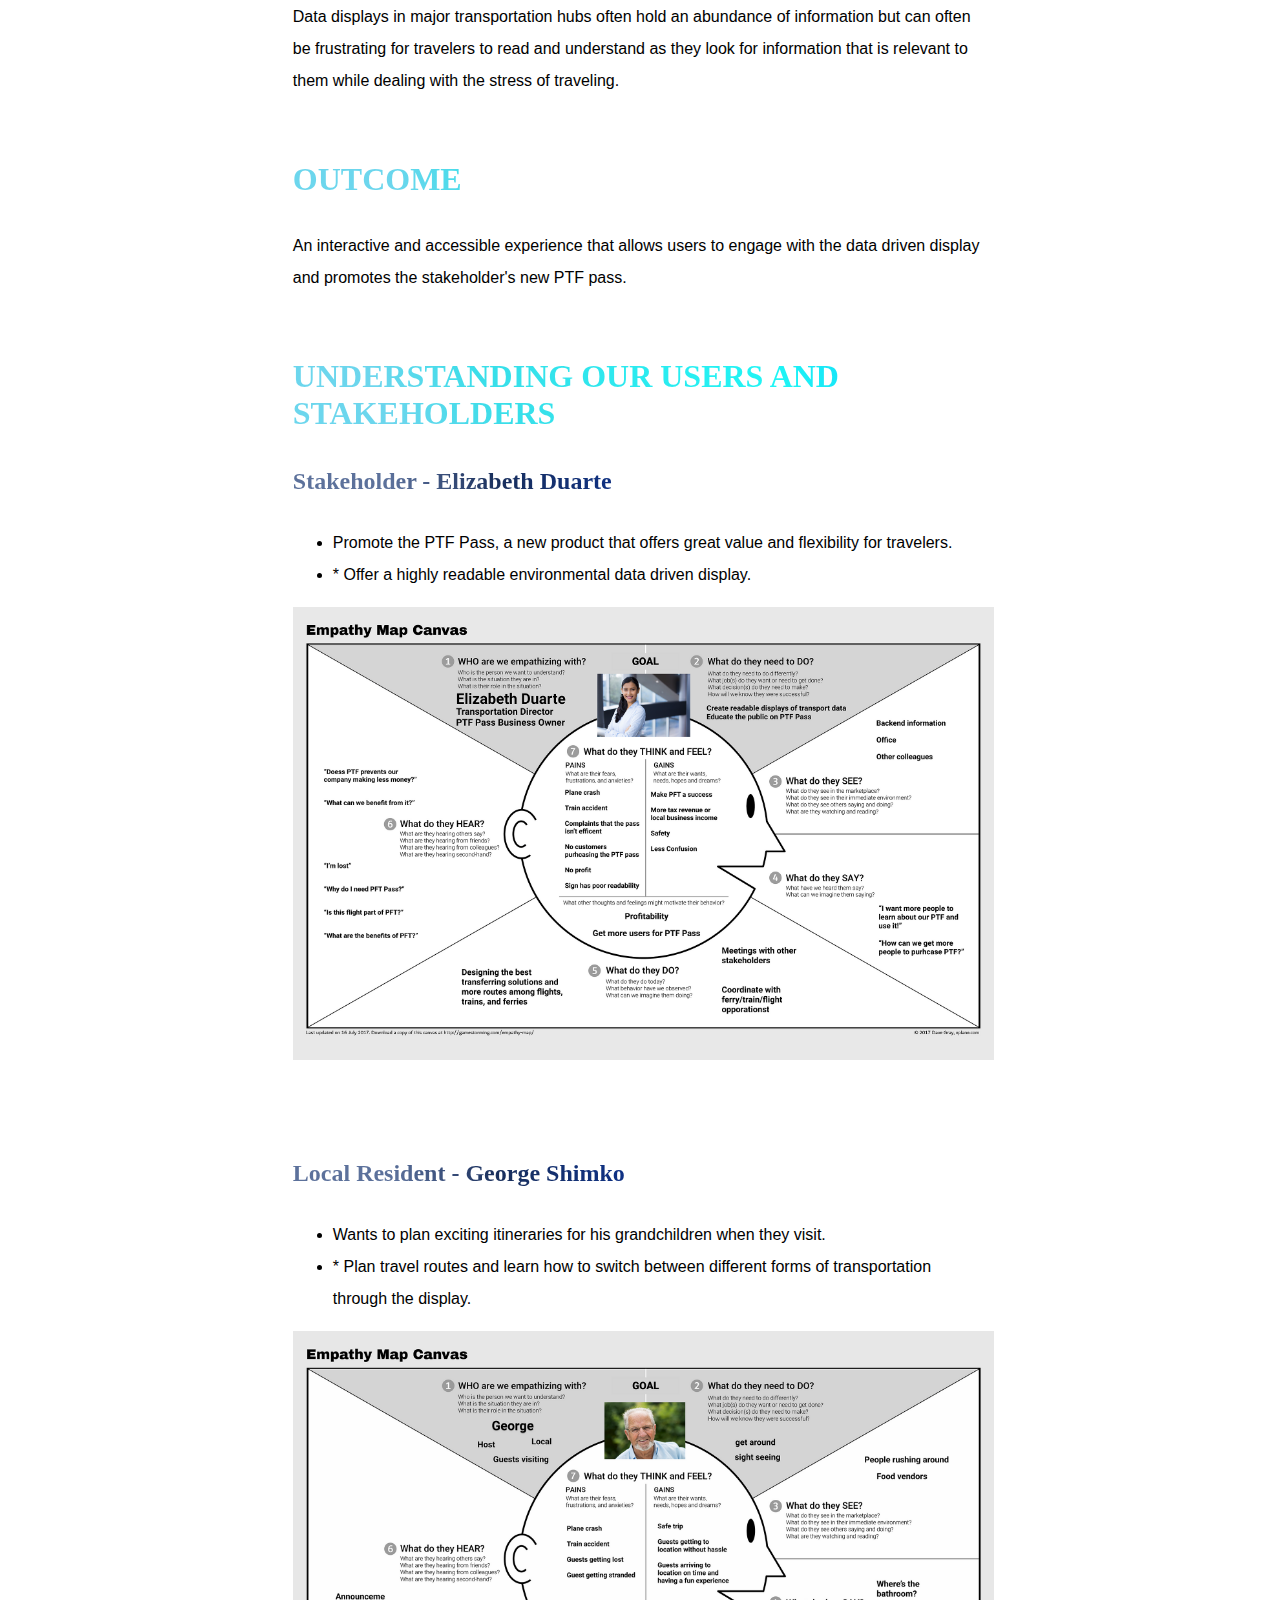
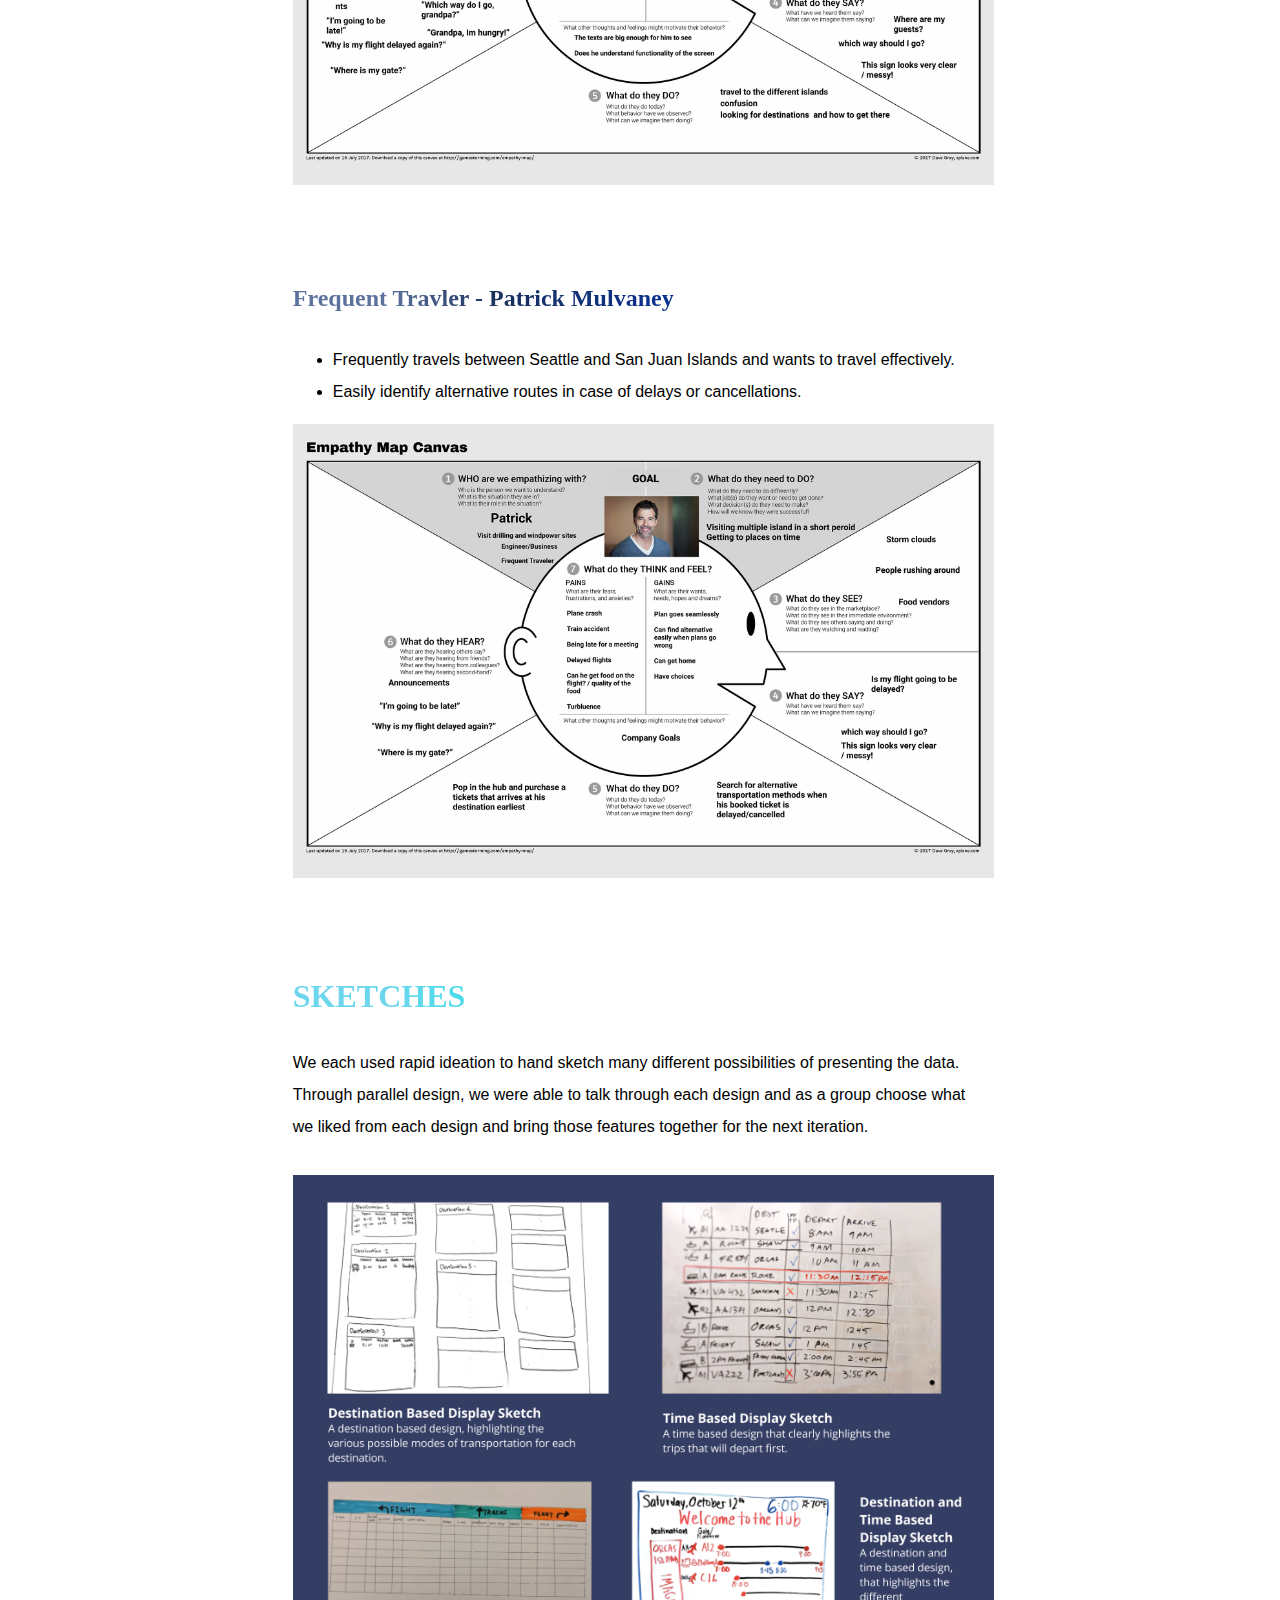
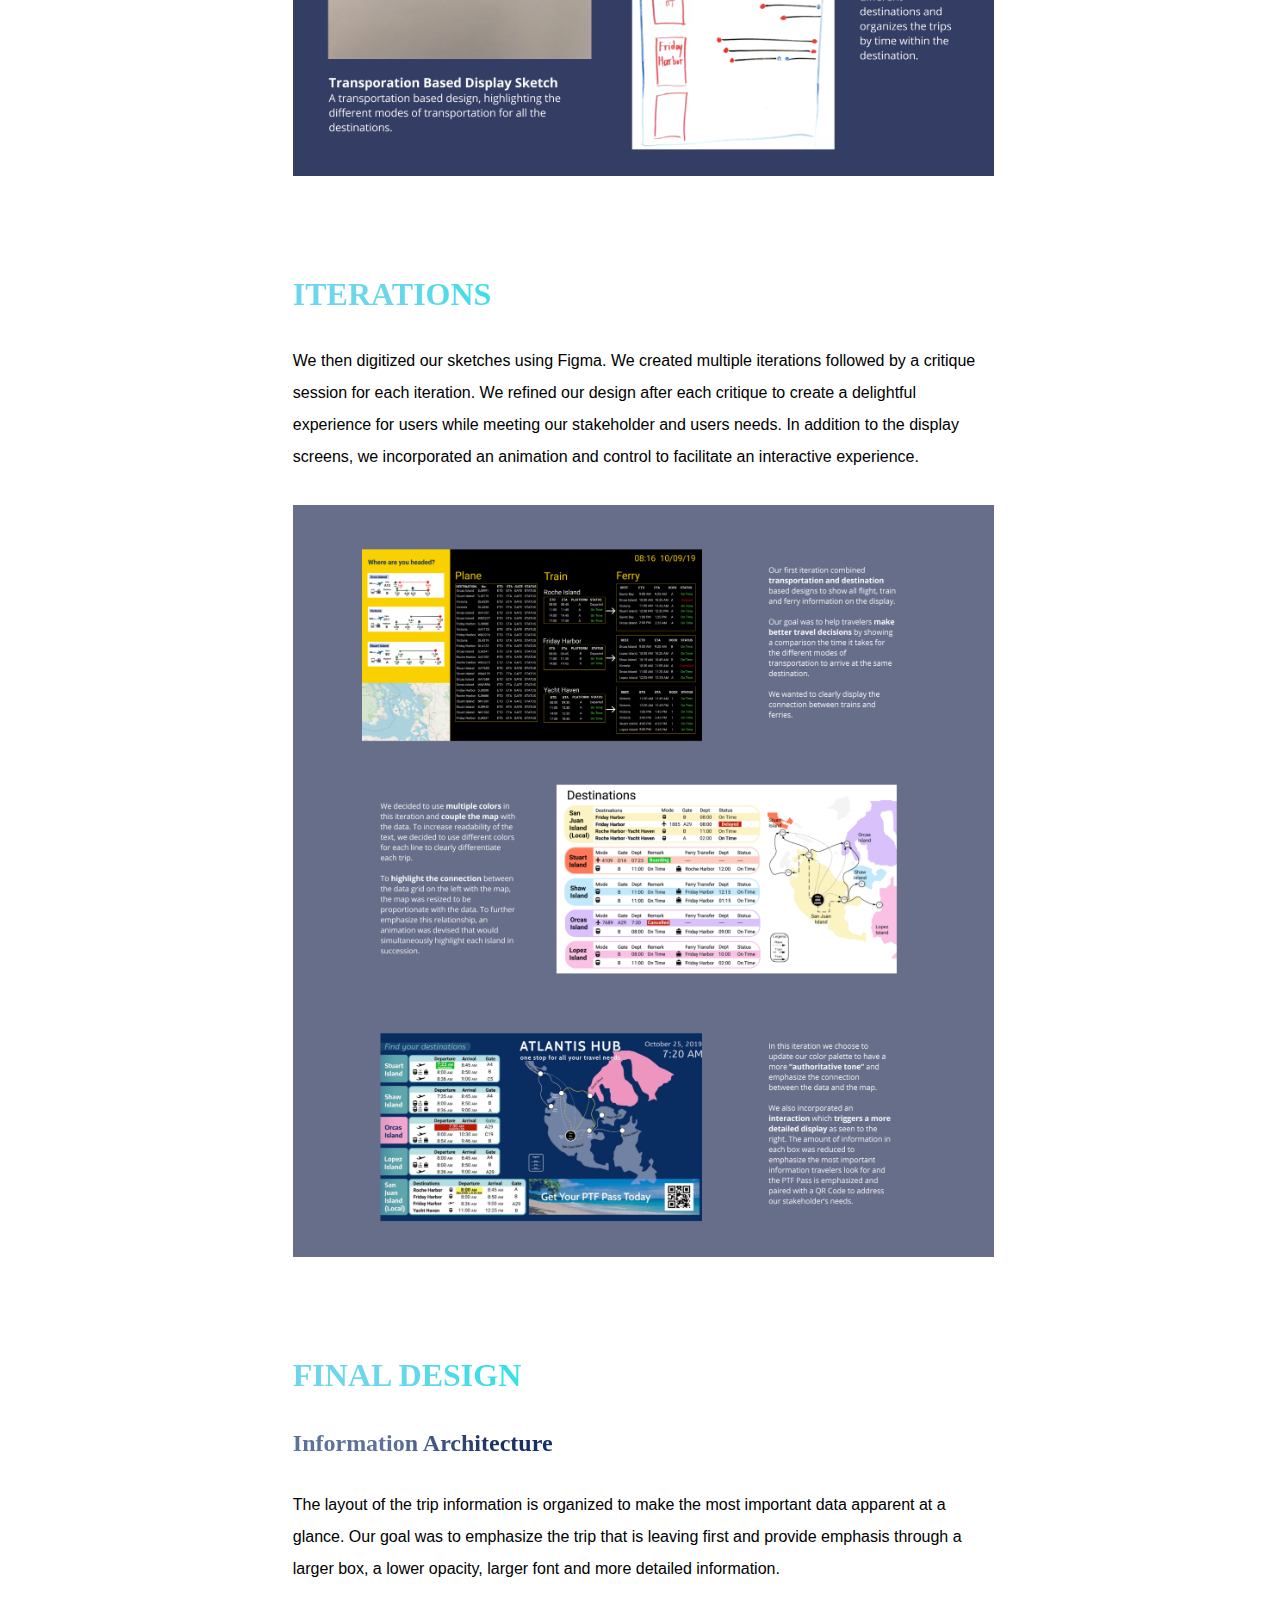
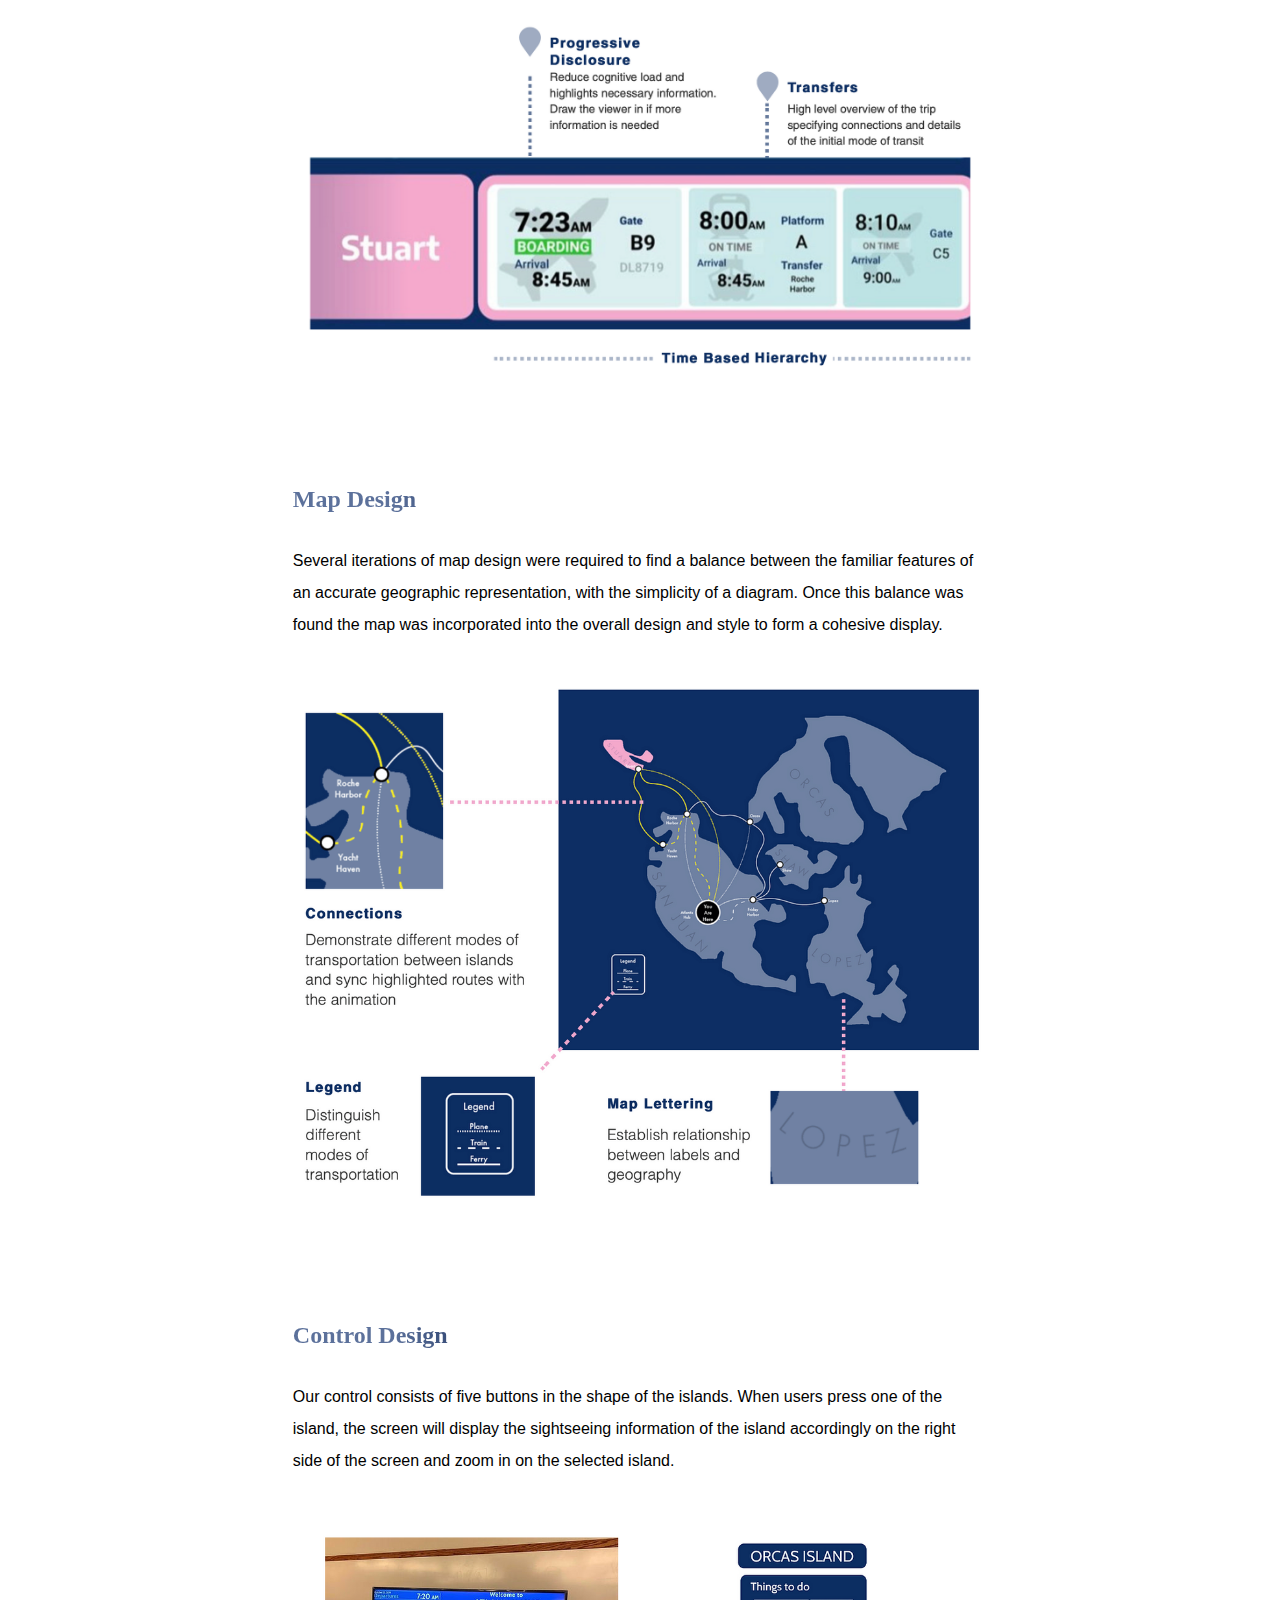
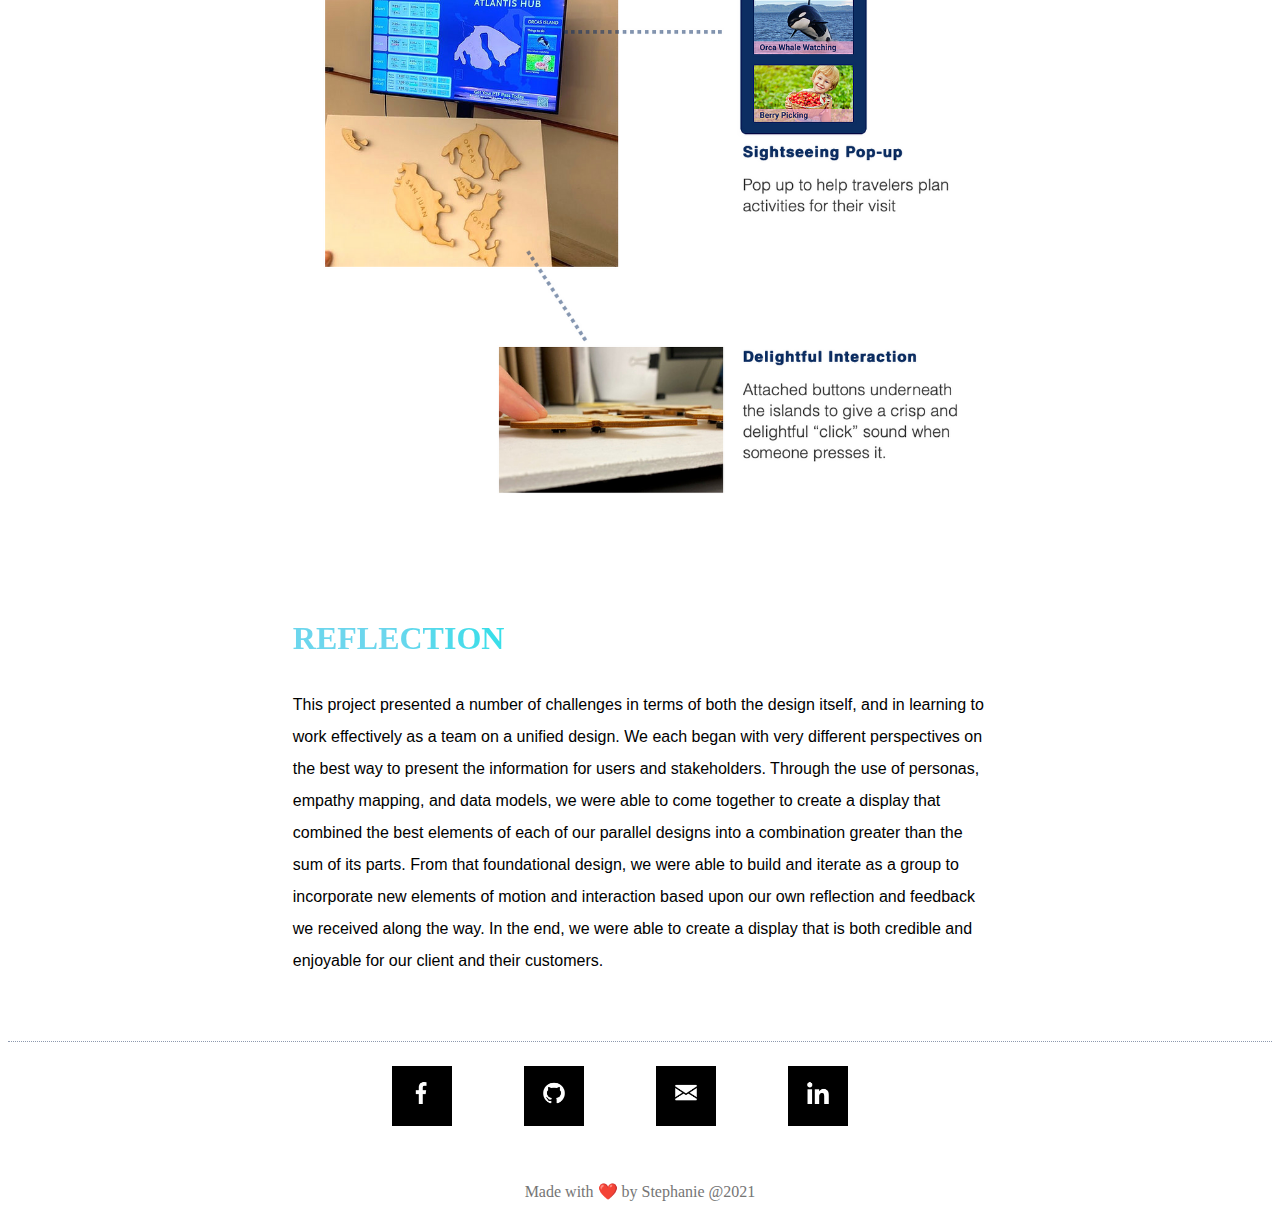
<file: projects/atlantis-hub.html>
<!DOCTYPE html>
<html lang="en">

<head>
	<meta charset="utf-8" />
	<meta name="author" content="Stephanie Tseng Portfolio">
	<meta name="keywords" content="Stephanie Tseng Portfolio">
	<meta name="description" content="Stephanie Tseng Portfolio">

	<title>Stephanie Tseng Portfolio</title>

	<!-- External Links to CSS files -->
	<link rel="stylesheet" media="all" type="text/css" href="../assets/css/styles.css" />

	<!-- External Links to JS files -->
	<script src="../assets/js/scripts.js"></script>

	<meta name="viewport" content="width=device-width, initial-scale=1.0">

</head>

<body>
	<div id="container">
		<div class="topnav" id="myTopnav">
			<div class="logo">
				<a href="../index.html"><img src="../assets/images/steph-tseng-logo.png"
						alt="Stephanie Tseng Portfolio Logo"></a>

				<div class="nav-links">

					<a class="selected" href="../index.html">Projects</a>
					<a class="nonselected" href="../about.html">About</a>
					<a class="nonselected" href="../photography.html">Photography</a>

					<a href="javascript:void(0);" class="icon" onclick="burgerIcon()">&#9776;</a>

				</div>
			</div>
		</div>
	<div id="content">
		<div id="content-sub">
			<div id="subsection">
				<div id="ah-content">
					<h2>Atlantis Hub</h2>
					<p>
						As part of my Interaction Design Studio class, my team and I were tasked with creating a
						data-driven environmental display for the fictional Atlantis Transportation Hub. We designed an
						interactive experience for travelers and residents traveling between the San Juan islands.
						<br><br>
					</p>
					<div><img src="../assets/images/atlantis-hub-header.png"
							alt="A data driven display in a transportation hub alongside interactive controls"></div>

					<p>

						ROLES: &nbsp;UI/UX Design, Prototyping, Animation <br>
						TEAM:&nbsp; Matt Franklin, Jackie Hu, Kitty Bian <br>
						DURATION: &nbsp;1 month <br>
						TOOLS: &nbsp;Figma, Adobe Photoshop, Laser Cutting <br>
						FOCUS: &nbsp;Data Analysis, Personas, Controls, Motion, Wireframing <br>

					</p>
					<h4>BACKGROUND</h4>
					<p>
						The Atlantis Hub terminal display is a realtime data-driven environmental display located in the
						San Juan Islands transportation hub. The display provides information about planes, trains, and
						ferries, and a local unlimited ride pass option. We were given data consisting of over a hundred
						travel routes from the San Juan Islands, as well as three personas, consisting of the users and
						stakeholders. The goal of this project was to design a user-centered display to present the data
						in an engaging and interactive manner to address the needs of the main stakeholder and users.
					</p>
					<h4>CHALLENGE</h4>
					<p>
						Data displays in major transportation hubs often hold an abundance of information but can often
						be frustrating for travelers to read and understand as they look for information that is
						relevant to them while dealing with the stress of traveling.
					</p>
					<h4>OUTCOME</h4>
					<p>
						An interactive and accessible experience that allows users to engage with the data driven
						display and promotes the stakeholder's new PTF pass.
					</p>

					<h4>UNDERSTANDING OUR USERS AND STAKEHOLDERS</h4>
					<h5>Stakeholder - Elizabeth Duarte</h5>
					<ul>
						<li>Promote the PTF Pass, a new product that offers great value and flexibility for travelers.
						</li>
						<li>* Offer a highly readable environmental data driven display. </li>
					</ul>
					<div><img src="../assets/images/ah-elizabeth.png"
							alt="Stakeholder map for Elizabeth Duarte, a stakeholder"></div>

					<h5>Local Resident - George Shimko</h5>
					<ul>
						<li>Wants to plan exciting itineraries for his grandchildren when they visit.</li>
						<li>* Plan travel routes and learn how to switch between different forms of transportation
							through the display. </li>
					</ul>
					<div><img src="../assets/images/ah-george.png"
							alt="Stakeholder map for George Shimko a resident on the San Juan Islands"></div>

					<h5>Frequent Travler - Patrick Mulvaney</h5>
					<ul>
						<li>Frequently travels between Seattle and San Juan Islands and wants to travel effectively.
						</li>
						<li>Easily identify alternative routes in case of delays or cancellations.</li>
					</ul>
					<div><img src="../assets/images/ah-patrick.png"
							alt="Stakeholder map for Patrick Mulvaney, a frequent travler"></div>

					<h4>SKETCHES</h4>
					<p>We each used rapid ideation to hand sketch many different possibilities of
						presenting the data. Through parallel design, we were able to talk through each design and as a
						group choose what we liked from each design and bring those features together for the next
						iteration.</p>
					<div><img src="../assets/images/ah-sketches.png"
							alt="Sketches and variations for the Atlantis Hub display"></div>

					<h4>ITERATIONS</h4>
					<p>We then digitized our sketches using Figma. We created multiple iterations
						followed by a critique session for each iteration. We refined our design after each critique to
						create a delightful experience for users while meeting our stakeholder and users needs. In
						addition to the display screens, we incorporated an animation and control to facilitate an
						interactive experience.</p>
					<div><img src="../assets/images/ah-iterations.png"
							alt="Mid-fi iterations for the Atlantis Hub display"></div>


					<h4>FINAL DESIGN</h4>
					<h5>Information Architecture</h5>
					<p>The layout of the trip information is organized to make the most important data
						apparent at a glance. Our goal was to emphasize the trip that is leaving first and provide
						emphasis through a larger box, a lower opacity, larger font and more detailed information.</p>
					<div><img src="../assets/images/ah-info-arch.png"
							alt="Breakdown of the information architecture of each trip"></div>

					<h5>Map Design</h5>
					<p>Several iterations of map design were required to find a balance between the
						familiar features of an accurate geographic representation, with the simplicity of a diagram.
						Once this balance was found the map was incorporated into the overall design and style to form a
						cohesive display.</p>
					<div><img src="../assets/images/ah-map.png"
							alt="Breakdown of the various components of the map-design, specifically the typography, lettering, and legend.">
					</div>

					<h5>Control Design</h5>
					<p>Our control consists of five buttons in the shape of the islands. When users
						press one of the island, the screen will display the sightseeing information of the island
						accordingly on the right side of the screen and zoom in on the selected island.</p>
					<div><img src="../assets/images/ah-control-design.png"
							alt="Demonstratse how the display will be interacting with the controls"></div>

					<h4>REFLECTION</h4>
					<p>This project presented a number of challenges in terms of both the design
						itself, and in learning to work effectively as a team on a unified design. We each began with
						very different perspectives on the best way to present the information for users and
						stakeholders. Through the use of personas, empathy mapping, and data models, we were able to
						come together to create a display that combined the best elements of each of our parallel
						designs into a combination greater than the sum of its parts. From that foundational design, we
						were able to build and iterate as a group to incorporate new elements of motion and interaction
						based upon our own reflection and feedback we received along the way. In the end, we were able
						to create a display that is both credible and enjoyable for our client and their customers.
					</p>
				</div>
			</div>
		</div>

		<footer>
			<!--Social media buttons-->
			<!--Referenced https://codepen.io/harkediansa/pen/bBqpwP-->
			<div id="social-media">
				<a class="social" href="https://www.facebook.com/stephanie.tseng.2/" target="_blank">
					<div class="front">
						<i class="facebook"><img src="../assets/images/fb-small.png" alt="Small Facebook Logo"></i>
					</div>
					<div class="back">
						<i class="facebook"><img src="../assets/images/fb-large.png" alt="Large Facebook Logo"></i>
					</div>
				</a>

				<a class="social social-github" href="https://github.com/tsengs2" target="_blank">
					<div class="front">
						<i class="github"><img src="../assets/images/github-small.png" alt="Small GitHub Logo"></i>
					</div>
					<div class="back">
						<i class="github"><img src="../assets/images/github-large.png" alt="Large GitHub Logo"></i>
					</div>
				</a>

				<a class="social social-email" href="mailto:stseng2@andrew.cmu.edu" target="_blank">
					<div class="front">
						<i class="email"><img src="../assets/images/email-small.png" alt="Small Email Logo"></i>
					</div>
					<div class="back">
						<i class="email"><img src="../assets/images/email-large.png" alt="Large Email Logo"></i>
					</div>
				</a>

				<a class="social social-linkedin" href="https://www.linkedin.com/in/tsengstephanie/" target="_blank">
					<div class="front">
						<i class="linkedin"><img src="../assets/images/linkedin-small.png"
								alt="LinkedIn Small Logo"></i>
					</div>
					<div class="back">
						<i class="linkedin"><img src="../assets/images/linkedin-large.png"
								alt="LinkedIn Large Logo"></i>
					</div>
				</a>
			</div>
				Made with ❤️ by Stephanie @2021<br />
			</footer>
		</div>
	</div>
</body>

</html>
</file>
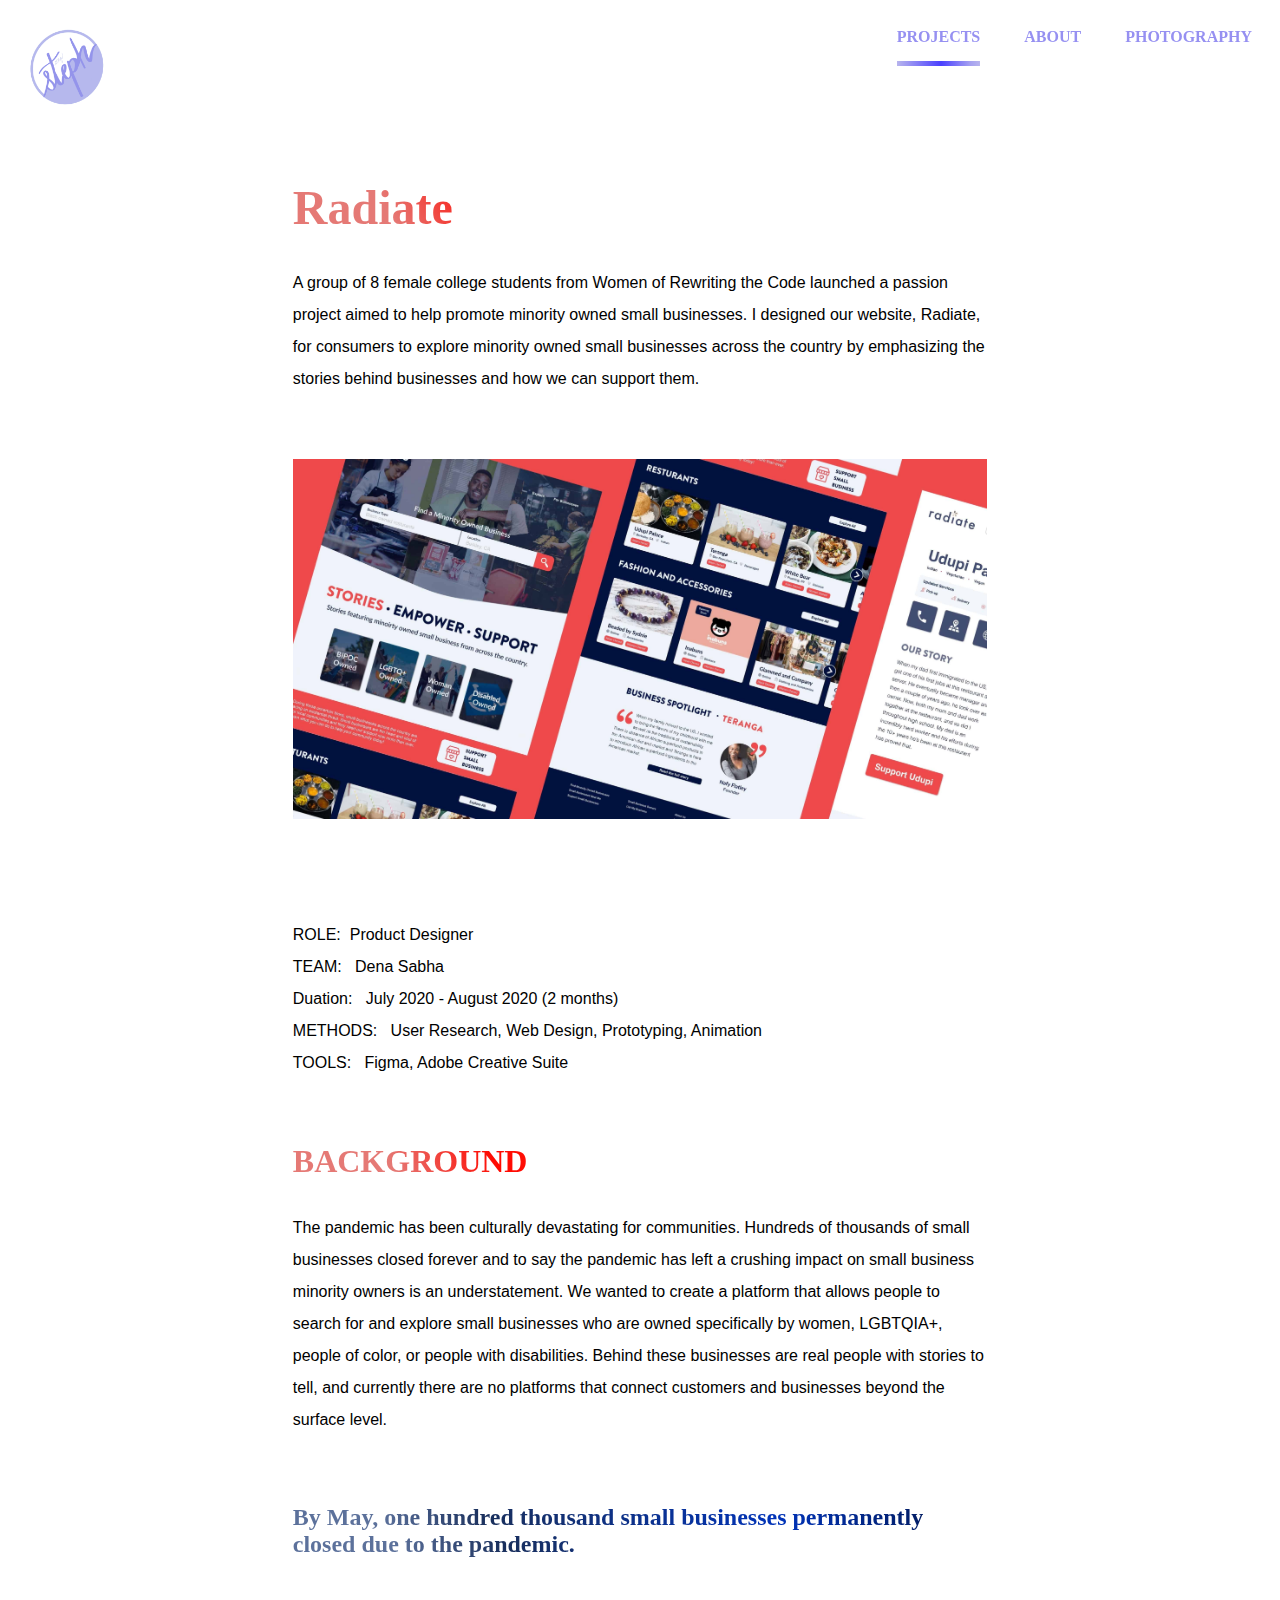
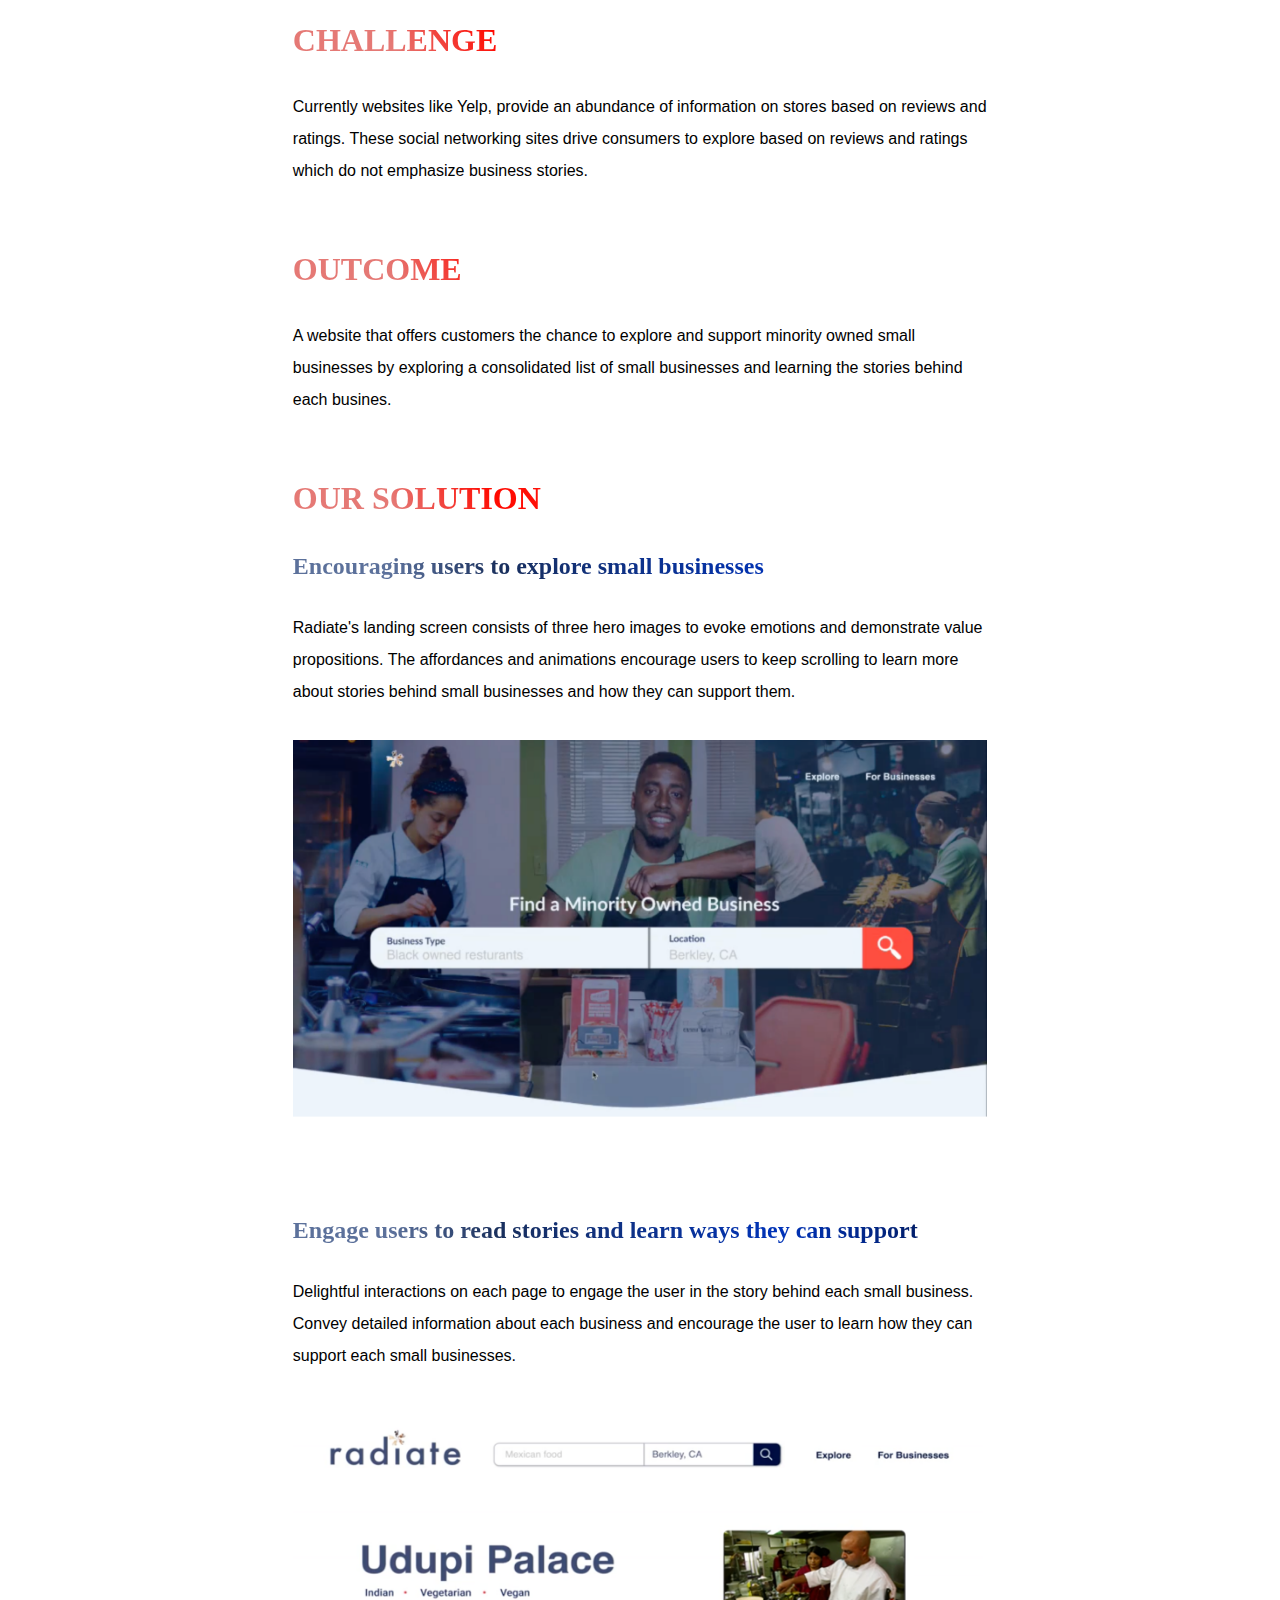
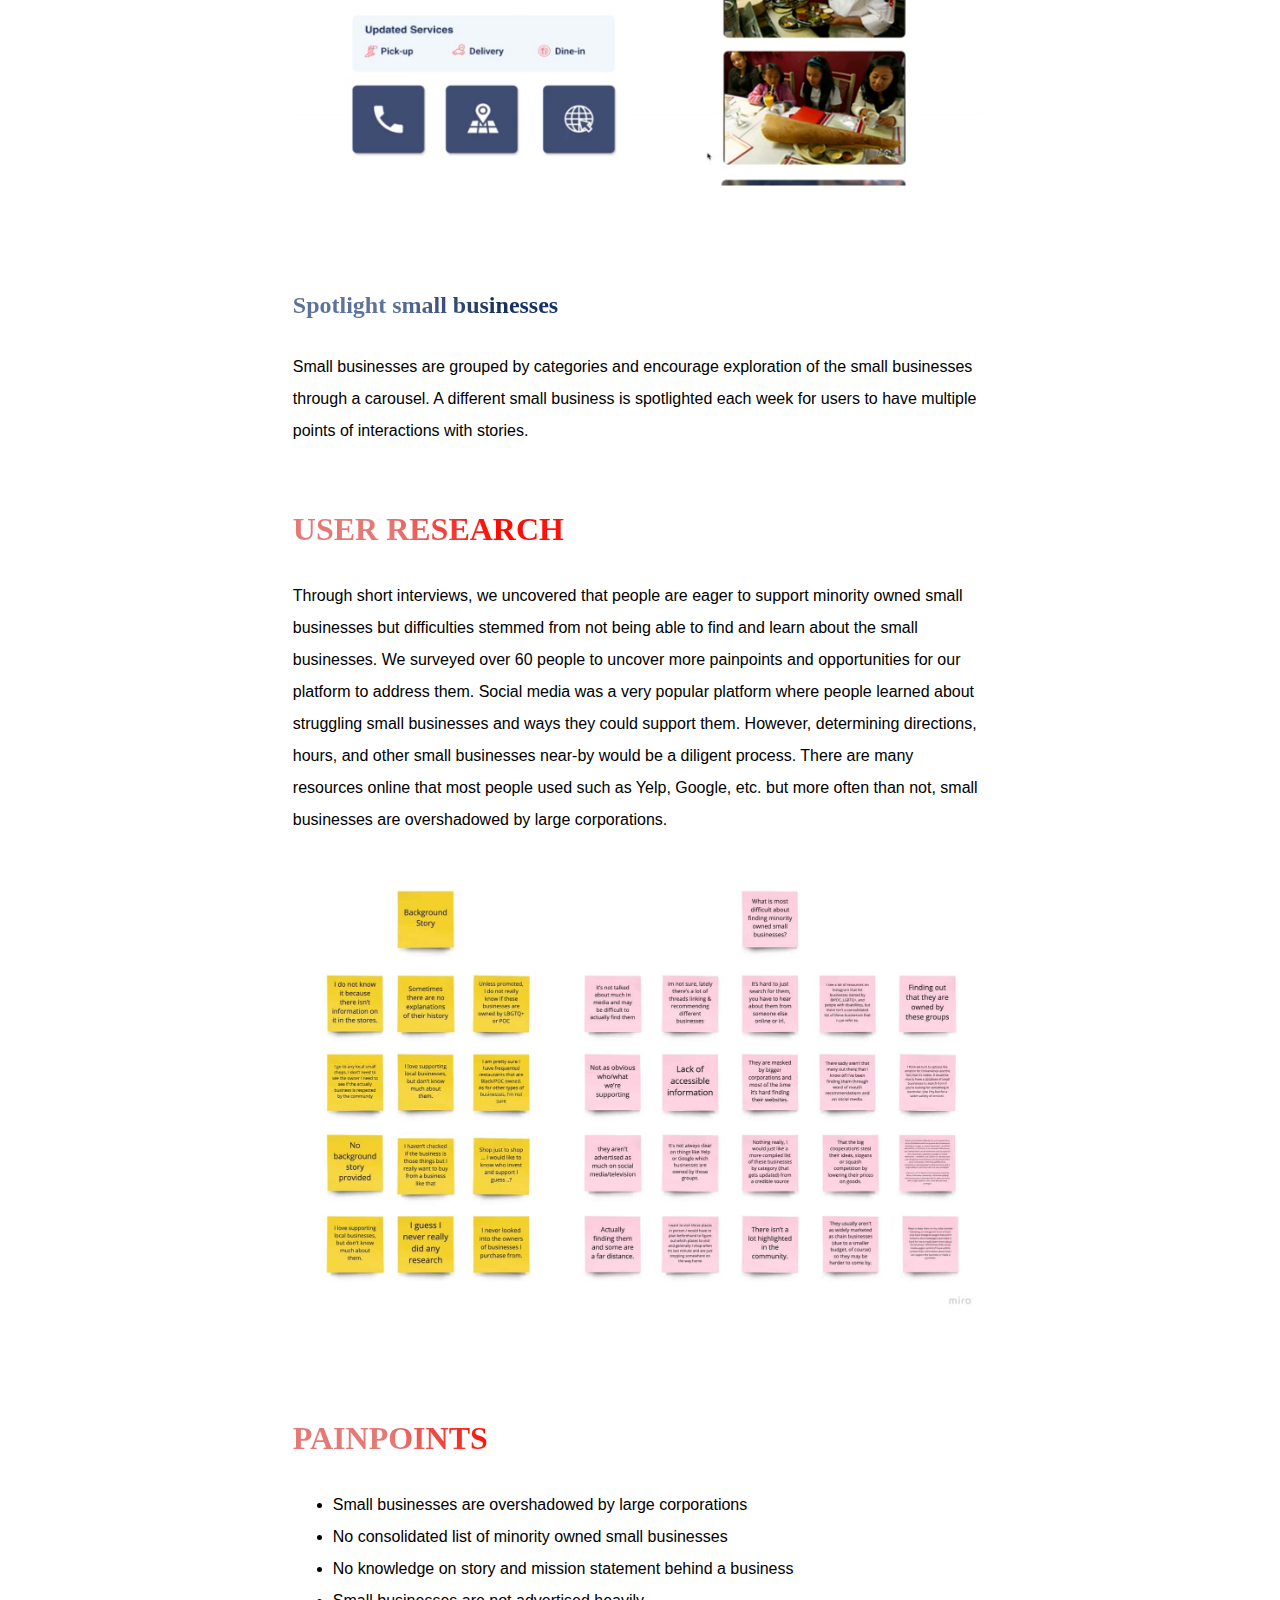
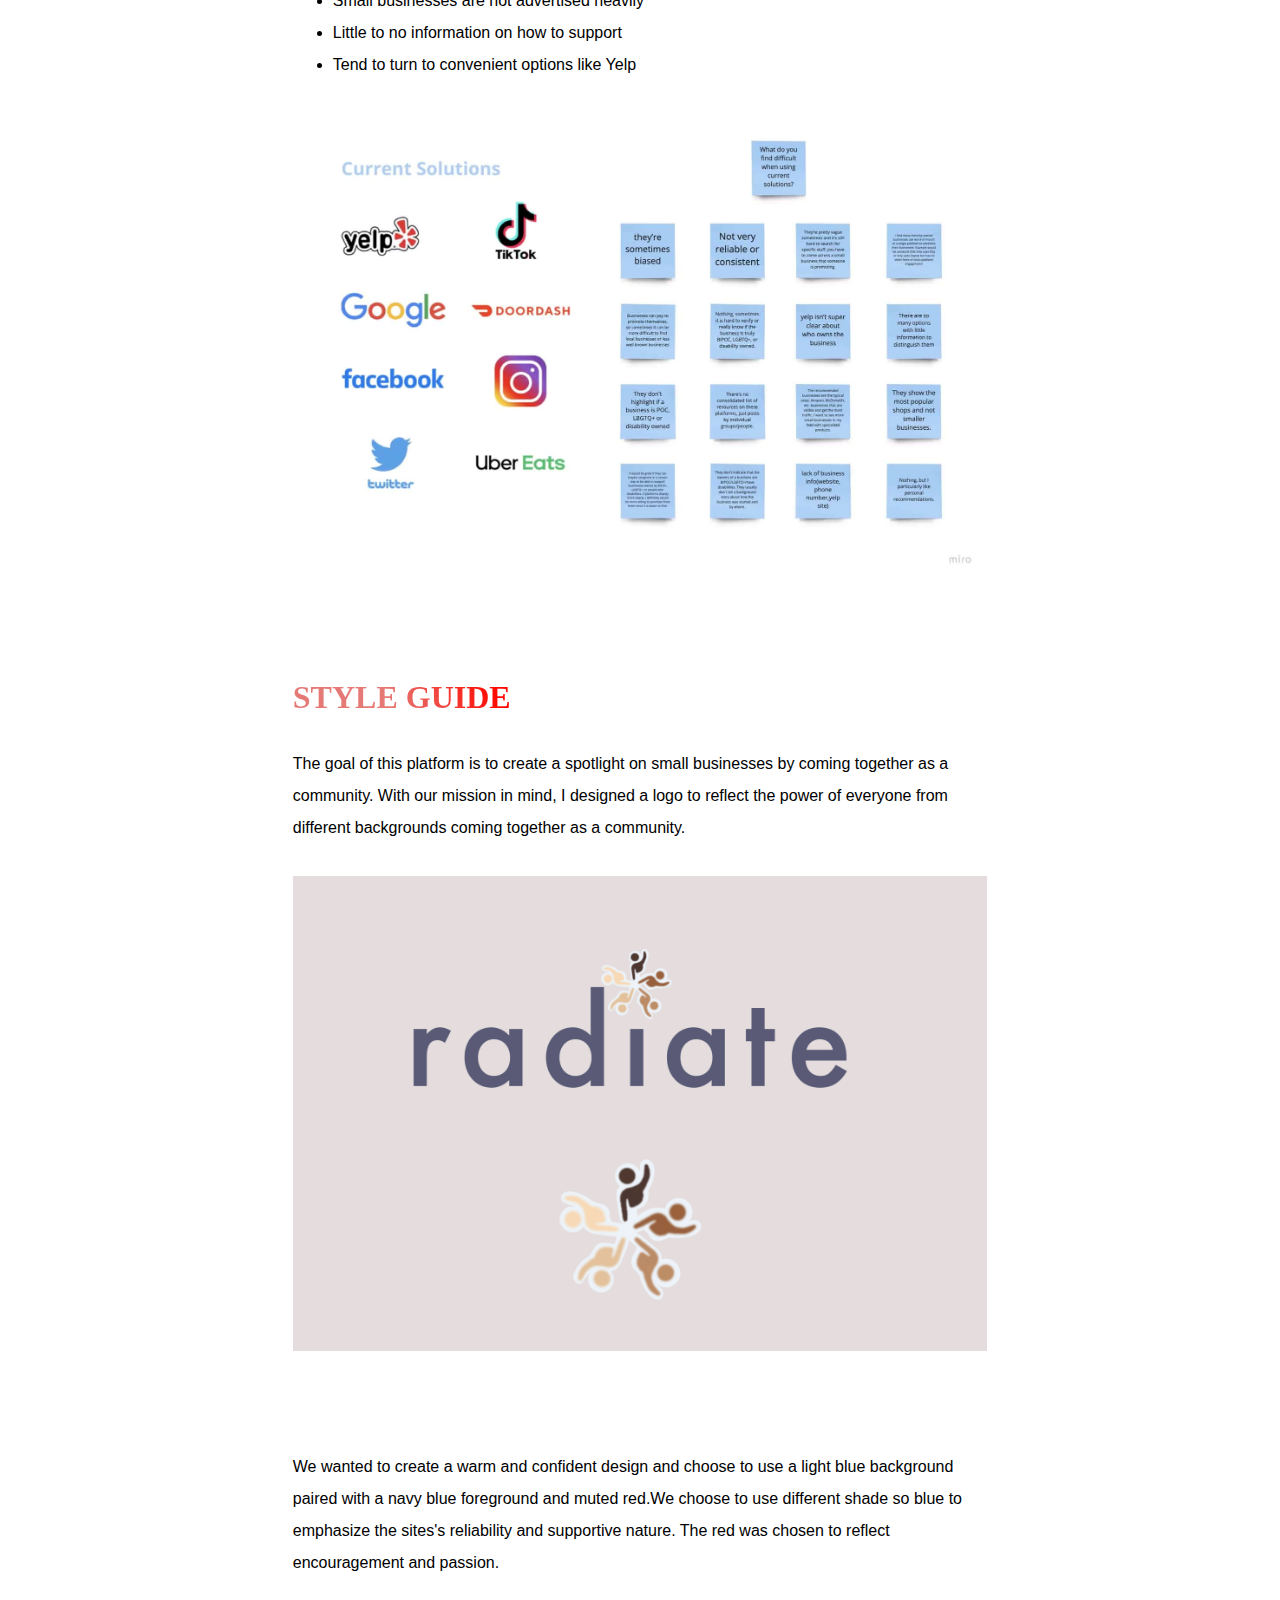
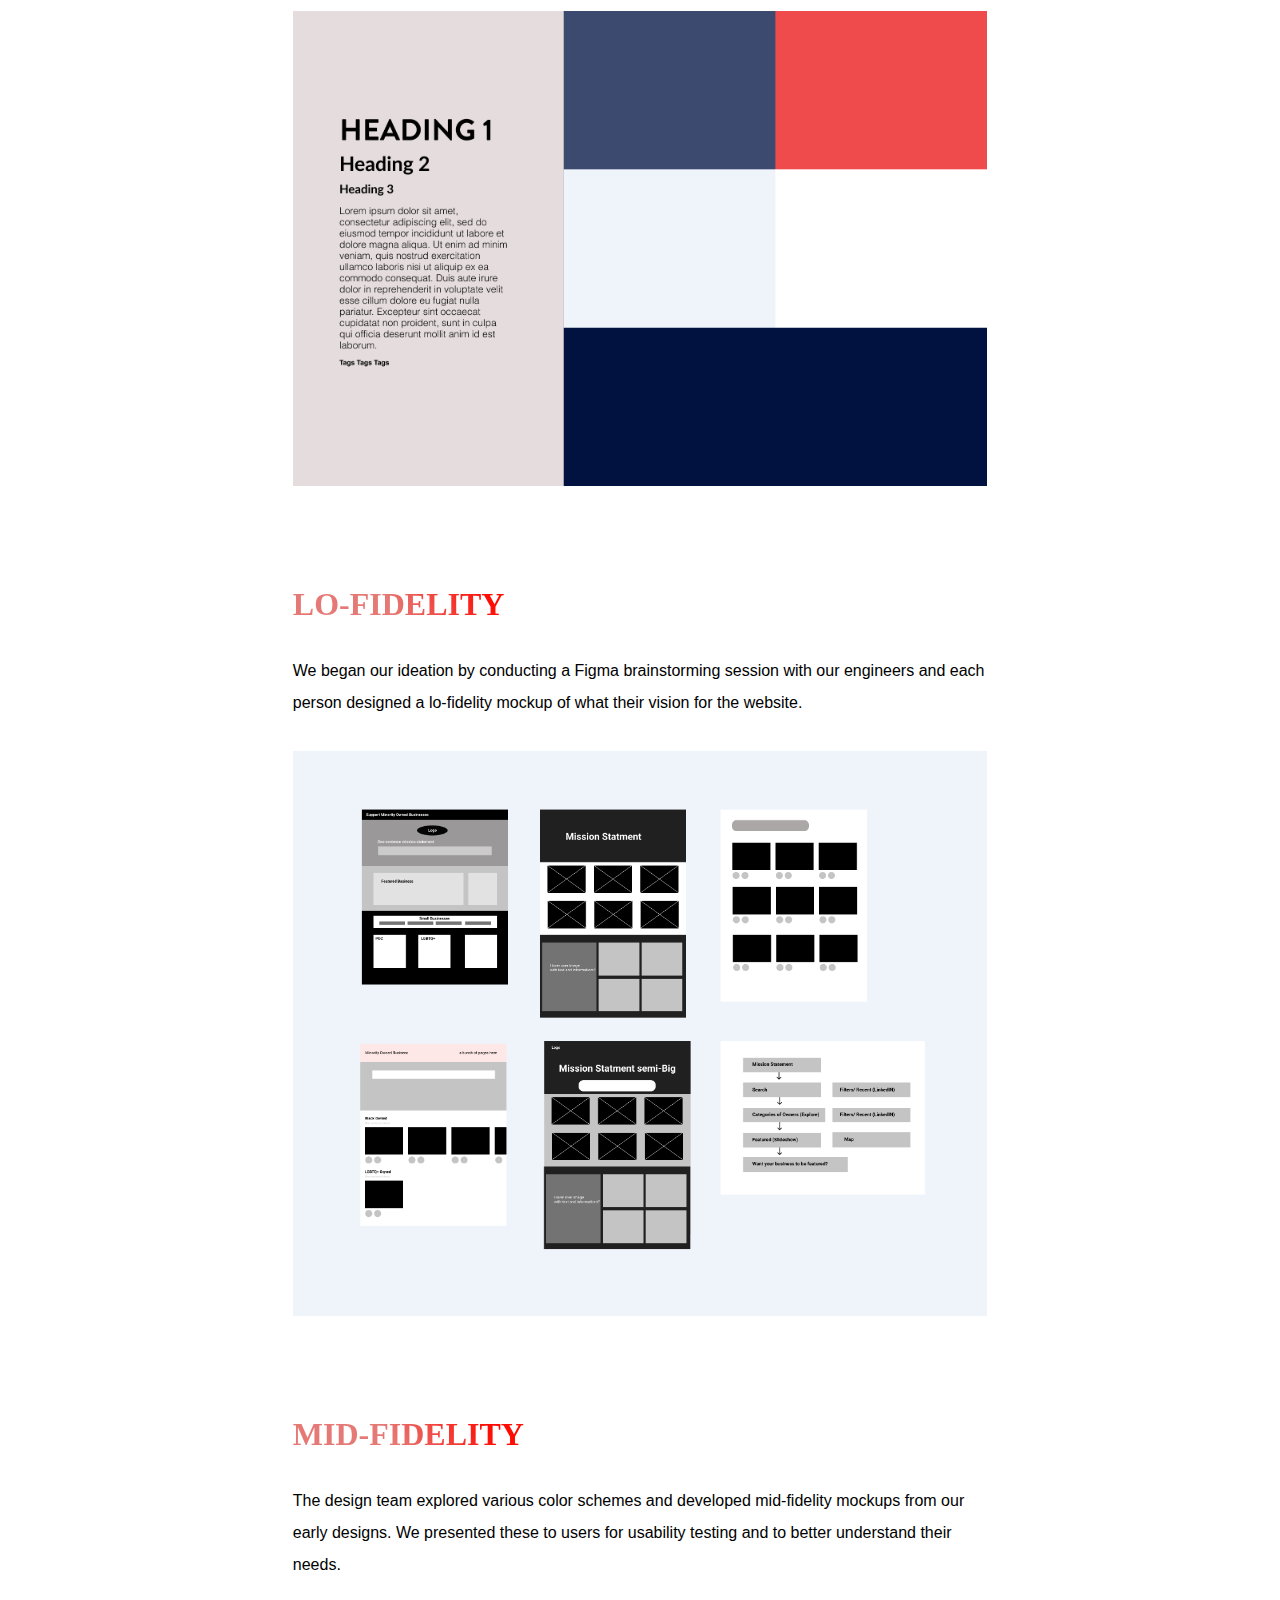
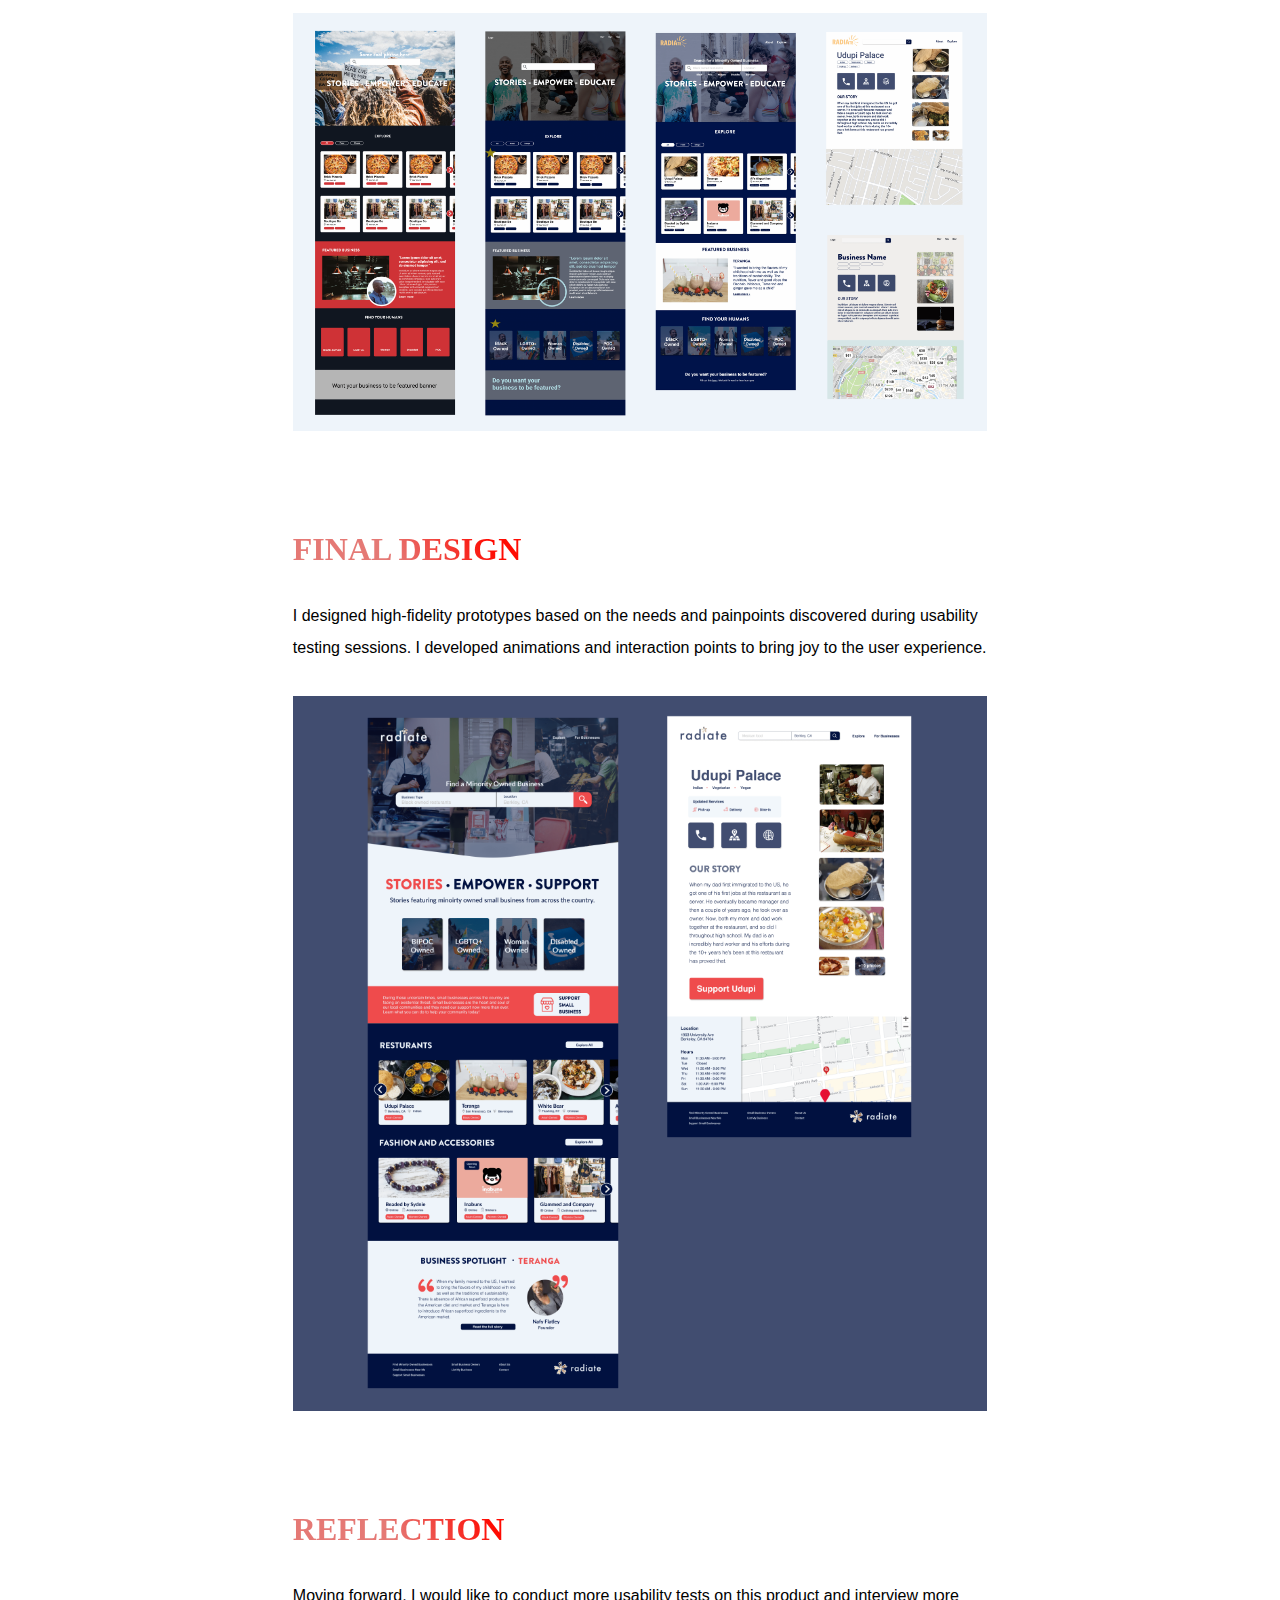
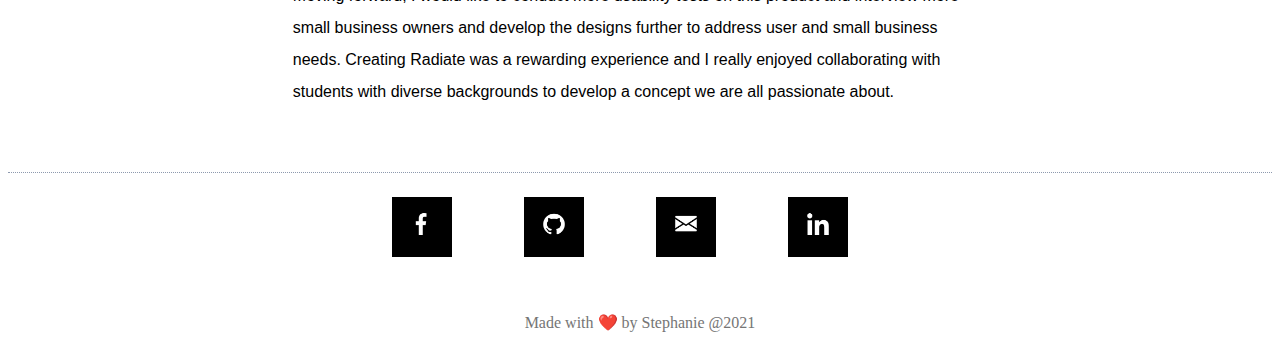
<file: projects/radiate.html>
<!DOCTYPE html>
<html lang="en">

<head>
	<meta charset="utf-8" />
	<meta name="author" content="Stephanie Tseng Portfolio">
	<meta name="keywords" content="Stephanie Tseng Portfolio">
	<meta name="description" content="Stephanie Tseng Portfolio">

	<title>Stephanie Tseng Portfolio</title>

	<!-- External Links to CSS files -->
	<link rel="stylesheet" media="all" type="text/css" href="../assets/css/styles.css" />

	<!-- External Links to JS files -->
	<script src="../assets/js/scripts.js"></script>

	<meta name="viewport" content="width=device-width, initial-scale=1.0">
	<link rel="stylesheet" href="https://cdnjs.cloudflare.com/ajax/libs/font-awesome/4.7.0/css/font-awesome.min.css">

</head>

<body>
	<div id="container">
		<!-- Navigation bar referenced https://www.w3schools.com/howto/tryit.asp?filename=tryhow_js_responsive_navbar_dropdown for responsiveness-->
		<div class="topnav" id="myTopnav">
			<div class="logo">
				<a href="../index.html"><img src="../assets/images/steph-tseng-logo.png"
						alt="Stephanie Tseng Portfolio Logo"></a>

				<div class="nav-links">

					<a class="selected" href="../index.html">Projects</a>
					<a class="nonselected" href="../about.html">About</a>
					<a class="nonselected" href="../photography.html">Photography</a>

					<a href="javascript:void(0);" class="icon" onclick="burgerIcon()">&#9776;</a>

				</div>
			</div>
		</div>
		<div id="content">
			<div id="content-sub">
				<div id="subsection">
					<div id="radiate-content">
						<h2>Radiate</h2>
						<p>
							A group of 8 female college students from Women of Rewriting the Code launched a passion
							project
							aimed to help promote minority owned small businesses. I designed our website, Radiate, for
							consumers to explore minority owned small businesses across the country by emphasizing the
							stories behind businesses and how we can support them. <br><br>
						</p>
						<div><img src="../assets/images/radiate-header.jpg"
								alt="Mockup screens for web design project radiate"></div>

						<p>
							ROLE: &nbsp;Product Designer <br>
							TEAM: &nbsp; Dena Sabha <br>
							Duation: &nbsp; July 2020 - August 2020 (2 months) <br>
							METHODS: &nbsp; User Research, Web Design, Prototyping, Animation <br>
							TOOLS: &nbsp; Figma, Adobe Creative Suite <br>

						</p>
						<h4>BACKGROUND</h4>
						<p>
							The pandemic has been culturally devastating for communities. Hundreds of thousands of small
							businesses closed forever and to say the pandemic has left a crushing impact on small
							business
							minority owners is an understatement. We wanted to create a platform that allows people to
							search for and explore small businesses who are owned specifically by women, LGBTQIA+,
							people of
							color, or people with disabilities. Behind these businesses are real people with stories to
							tell, and currently there are no platforms that connect customers and businesses beyond the
							surface level. <br><br>
						</p>
						<h5>By May, one hundred thousand small businesses permanently closed due to the pandemic.</h5>

						<h4>CHALLENGE</h4>
						<p>
							Currently websites like Yelp, provide an abundance of information on stores based on reviews
							and
							ratings. These social networking sites drive consumers to explore based on reviews and
							ratings
							which do not emphasize business stories.
						</p>
						<h4>OUTCOME</h4>
						<p>
							A website that offers customers the chance to explore and support minority owned small
							businesses by exploring a consolidated list of small businesses and learning the stories
							behind
							each busines.
						</p>
						<h4>OUR SOLUTION</h4>
						<h5>Encouraging users to explore small businesses</h5>
						<p>Radiate's landing screen consists of three hero images to evoke emotions and
							demonstrate value propositions. The affordances and animations encourage users to keep
							scrolling
							to learn more about stories behind small businesses and how they can support them. </p>
						<div><img src="../assets/images/radiate-search.png"
								alt="Landing page for Radiate website with a large search bar in the center and an overlay of three images in the background to evoke emotions">
						</div>
						<h5>Engage users to read stories and learn ways they can support</h5>
						<p>Delightful interactions on each page to engage the user in the story behind
							each small business. Convey detailed information about each business and encourage the user
							to
							learn how they can support each small businesses.</p>
						<div><img src="../assets/images/radiate-udupi.png"
								alt="Web page where users can learn more about Udupi Palace by learning about what services they have, contact them, view pictures, and read their story.">
						</div>
						<h5>Spotlight small businesses</h5>
						<p>Small businesses are grouped by categories and encourage exploration of the
							small businesses through a carousel. A different small business is spotlighted each week for
							users to have multiple points of interactions with stories. </p>

						<h4>USER RESEARCH</h4>
						<p>Through short interviews, we uncovered that people are eager to support
							minority owned small businesses but difficulties stemmed from not being able to find and
							learn
							about the small businesses. We surveyed over 60 people to uncover more painpoints and
							opportunities for our platform to address them.
							Social media was a very popular platform where people learned about struggling small
							businesses
							and ways they could support them. However, determining directions, hours, and other small
							businesses near-by would be a diligent process. There are many resources online that most
							people
							used such as Yelp, Google, etc. but more often than not, small businesses are overshadowed
							by
							large corporations.</p>
						<div><img src="../assets/images/radiate-user-research.jpg"
								alt="Sticky note board of research findings for Radiate"></div>

						<h4>PAINPOINTS</h4>
						<ul>
							<li>Small businesses are overshadowed by large corporations</li>
							<li>No consolidated list of minority owned small businesses</li>
							<li>No knowledge on story and mission statement behind a business</li>
							<li>Small businesses are not advertised heavily</li>
							<li>Little to no information on how to support</li>
							<li>Tend to turn to convenient options like Yelp</li>
						</ul>

						<div><img src="../assets/images/radiate-painpoints.jpg"
								alt="Whiteboard highlighting the main competitors and main painpoints people face when using thse competitiors">
						</div>
						<h4>STYLE GUIDE</h4>
						<p>The goal of this platform is to create a spotlight on small businesses by
							coming together as a community. With our mission in mind, I designed a logo to reflect the
							power
							of everyone from different backgrounds coming together as a community.</p>
						<div><img src="../assets/images/radiate-logo-design.png"
								alt="Radiate logo - five people with different skin tones coming together to form a circle and stand united">
						</div>
						<p>We wanted to create a warm and confident design and choose to use a light blue
							background paired with a navy blue foreground and muted red.​We choose to use different
							shade so
							blue to emphasize the sites's reliability and supportive nature. The red was chosen to
							reflect
							encouragement and passion.</p>
						<div><img src="../assets/images/radiate-style-guide.png"
								alt="Radiate style guide with the color palattee and details on how text should look">
						</div>

						<h4>LO-FIDELITY</h4>
						<p>We began our ideation by conducting a Figma brainstorming session with our
							engineers and each person designed a lo-fidelity mockup of what their vision for the
							website.
						</p>
						<div><img src="../assets/images/radiate-lo-fi.png"
								alt="Low-fiedlity mockup screens of initial ideation of the web page"></div>

						<h4>MID-FIDELITY</h4>
						<p>The design team explored various color schemes and developed mid-fidelity
							mockups from our early designs. We presented these to users for usability testing and to
							better
							understand their needs.</p>
						<div><img src="../assets/images/radiate-mid-fi.png"
								alt="Four mid-fidelity iterations of the web page"></div>

						<h4>FINAL DESIGN</h4>
						<p>I designed high-fidelity prototypes based on the needs and painpoints
							discovered during usability testing sessions. I developed animations and interaction points
							to
							bring joy to the user experience.</p>
						<div><img src="../assets/images/radiate-high-fi.png"
								alt="The final design screens of the web page. On the left is the final landing page design and the final store details page is to the right">
						</div>

						<h4>REFLECTION</h4>
						<p>Moving forward, I would like to conduct more usability tests on this product
							and interview more small business owners and develop the designs further to address user and
							small business needs. Creating Radiate was a rewarding experience and I really enjoyed
							collaborating with students with diverse backgrounds to develop a concept we are all
							passionate
							about.
						</p>
					</div>
				</div>
			</div>

			<footer>
				<!--Social media buttons-->
				<!--Referenced https://codepen.io/harkediansa/pen/bBqpwP-->
				<div id="social-media">
					<a class="social" href="https://www.facebook.com/stephanie.tseng.2/" target="_blank">
						<div class="front">
							<i class="facebook"><img src="../assets/images/fb-small.png" alt="Small Facebook Logo"></i>
						</div>
						<div class="back">
							<i class="facebook"><img src="../assets/images/fb-large.png" alt="Large Facebook Logo"></i>
						</div>
					</a>

					<a class="social social-github" href="https://github.com/tsengs2" target="_blank">
						<div class="front">
							<i class="github"><img src="../assets/images/github-small.png" alt="Small GitHub Logo"></i>
						</div>
						<div class="back">
							<i class="github"><img src="../assets/images/github-large.png" alt="Large GitHub Logo"></i>
						</div>
					</a>

					<a class="social social-email" href="mailto:stseng2@andrew.cmu.edu" target="_blank">
						<div class="front">
							<i class="email"><img src="../assets/images/email-small.png" alt="Small Email Logo"></i>
						</div>
						<div class="back">
							<i class="email"><img src="../assets/images/email-large.png" alt="Large Email Logo"></i>
						</div>
					</a>

					<a class="social social-linkedin" href="https://www.linkedin.com/in/tsengstephanie/"
						target="_blank">
						<div class="front">
							<i class="linkedin"><img src="../assets/images/linkedin-small.png"
									alt="LinkedIn Small Logo"></i>
						</div>
						<div class="back">
							<i class="linkedin"><img src="../assets/images/linkedin-large.png"
									alt="LinkedIn Large Logo"></i>
						</div>
					</a>
				</div>
				Made with ❤️ by Stephanie @2021<br />
			</footer>
		</div>
	</div>
</body>

</html>
</file>
<file: assets/css/styles.css>
/* Referenced http://www.w3schools.com/cssref/css3_pr_overflow-y.asp */


/* The overflow-y property specifies whether to clip the content, add a scroll bar, or display overflow content of a block-level element, when it overflows at the top and bottom edges. */

/* add comment
html {
	overflow-y: scroll;
	scroll-behavior: smooth;
}

body {
	font-family: "Helvetica Neue", Helvetica, Arial, Sans-serif;
	font-size: 100%;
	color: #2B2D42;
}


/*Styling for content*/

#content {
	float: left;
	width: 100%;
	height: 100%;
}

#intro-section {
	padding: 3em 3em .5em 3em;
}


/* Styling for navigation bar */

#top_row {
	padding: 3em 5em .5em 5em;
}

#top_row img {
	width: 75px;
	float: left;
}

#top_row a:hover {
	text-decoration: none;
}

#top_row nav {
	float: right;
	vertical-align: middle;
}

.topnav a {
	font-weight: bold;
	color: #736CED;
	font-weight: bold;
	font-size: 1em;
	text-transform: uppercase;
	text-decoration: none;
	padding: 20px 0px;
	margin: 0px 20px;
	display: inline-block;
	position: relative;
	opacity: 0.75;
}


/* Referenced https://fossheim.io/writing/posts/css-text-gradient/ for text graident  */
/* Referenced https://stackoverflow.com/questions/23751274/can-we-set-a-gradient-color-to-border-bottom-property for gradient underline */

.topnav a.selected {
	content: "";
	background: linear-gradient( to left, #A09CE8 0%, #8781EC 12%, #0E00FF 47%, #A09CE8 100%) left bottom no-repeat;
	background-size: 100% 5px;
}


/* Referenced https://fossheim.io/writing/posts/css-text-gradient/ for text graident and animation */

.topnav a.nonselected:hover {
	opacity: 1;
	background: linear-gradient( 75deg, #2EC2F8 25%, #39DEE9 50%, #FF3FE0 47%, #E89CE5 100%);
	/* Set the background size and repeat properties. */
	background-size: 100% 5px;
	background-repeat: repeat;
	/* Use the text as a mask for the background. This will show the gradient as a text color rather than element bg. */
	-webkit-background-clip: text;
	-webkit-text-fill-color: transparent;
	/* Animate the text when loading the element. This animates it on page load and when hovering out. */
	animation: gradient-animation 0.75s ease forwards;
}


/* Referenced https://fossheim.io/writing/posts/css-text-gradient/ for text graident  */

/* Referenced https://stackoverflow.com/questions/23751274/can-we-set-a-gradient-color-to-border-bottom-property for gradient underline */

.topnav a.nonselected::before {
	transition: 300ms;
	height: 5px;
	content: "";
	position: absolute;
	background: linear-gradient( 60deg, #2EC2F8 25%, #39DEE9 50%, #FF3FE0 47%, #E89CE5 100%) left bottom no-repeat;
	background-size: 100% 5px;
}


#content p {
	line-height: 2em;
	font-size: 0.75em;
	font-family: "Helvetica Neue", Helvetica, Arial, Sans-serif;
}

#content h1 {
	font-weight: bold;
	font-size: 3.75em;
	text-align: center;
	margin-bottom: 1em;
	display: block;
	margin-left: auto;
	margin-right: auto;
	cursor: pointer;
	width: 100%;
	margin-top: 7.5vw;
	color: #8781EC;
}


/* Referenced https://fossheim.io/writing/posts/css-text-gradient/ for text graident and animation*/

#content h1:hover {
	font-weight: bold;
	font-size: 3.75em;
	text-align: center;
	margin-bottom: 1em;
	display: block;
	margin-left: auto;
	margin-right: auto;
	cursor: pointer;
	width: 100%;
	margin-top: 7.5vw;
	/* Create the gradient. */
	background-image: linear-gradient( 60deg, #8781EC 5%, #9C97EF 15%, #B397EF 25%, #E89CE5 25%, #E36CED 30%, #A09CE8 40%, #70A0F5 55%, #2EC2F8 60%, #53B1F7 65%, #FFCBC0 60%);
	/* Set the background size and repeat properties. */
	background-size: 100%;
	background-repeat: repeat;
	/* Use the text as a mask for the background. This will show the gradient as a text color rather than element bg. */
	-webkit-background-clip: text;
	-webkit-text-fill-color: transparent;
	/* Animate the text when loading the element. This animates it on page load and when hovering out. */
	animation: gradient-animation 0.75s ease forwards;
}


/* Referenced https://fossheim.io/writing/posts/css-text-gradient/ for text graident and animation*/

#content h2 {
	font-weight: bold;
	font-size: 2.75em;
	margin-bottom: 0.25em;
	display: block;
	cursor: pointer;
	width: 605px;
	margin-top: 1em;
	/* Create the gradient. */
	background-image: linear-gradient( 60deg, #8781EC 5%, #9C97EF 15%, #B397EF 20%, #E89CE5 25%, #E36CED 50%, #A09CE8 65%, #70A0F5 70%, #2EC2F8 75%, #53B1F7 85%, #FFCBC0 85%);
	/* Set the background size and repeat properties. */
	background-size: 100%;
	background-repeat: repeat;
	/* Use the text as a mask for the background. This will show the gradient as a text color rather than element bg. */
	-webkit-background-clip: text;
	-webkit-text-fill-color: transparent;
	/* Animate the text when loading the element. This animates it on page load and when hovering out. */
}


/* Referenced https://fossheim.io/writing/posts/css-text-gradient/ for text graident and animation*/

#content h4 {
	font-weight: bold;
	font-size: 2em;
	margin-bottom: 0.25em;
	display: block;
	cursor: pointer;
	width: 605px;
	margin-top: 1em;
	/* Create the gradient. */
	background-image: linear-gradient( 60deg, #53B1F7 5%, #2EC2F8 15%, #B397EF 20%, #E89CE5 25%, #E36CED 50%, #A09CE8 65%, #70A0F5 70%, #9C97EF 75%, #8781EC 85%, #FFCBC0 85%);
	/* Set the background size and repeat properties. */
	background-size: 100%;
	background-repeat: repeat;
	/* Use the text as a mask for the background. This will show the gradient as a text color rather than element bg. */
	-webkit-background-clip: text;
	-webkit-text-fill-color: transparent;
	/* Animate the text when loading the element. This animates it on page load and when hovering out. */
	animation: gradient-animation 0.75s ease forwards;
}


/* Referenced https://fossheim.io/writing/posts/css-text-gradient/ for text graident and animation*/

#content h5 {
	font-weight: bold;
	font-size: 1.5em;
	margin-bottom: 0.25em;
	display: block;
	cursor: pointer;
	margin-top: 1em;
	/* Create the gradient. */
	background-image: linear-gradient( 60deg, #B397EF 20%, #E89CE5 25%, #E36CED 50%, #A09CE8 65%, #70A0F5 70%, #9C97EF 75%, #8781EC 85%, #FFCBC0 85%);
	/* Set the background size and repeat properties. */
	background-size: 100%;
	background-repeat: repeat;
	/* Use the text as a mask for the background. This will show the gradient as a text color rather than element bg. */
	-webkit-background-clip: text;
	-webkit-text-fill-color: transparent;
	/* Animate the text when loading the element. This animates it on page load and when hovering out. */
	animation: gradient-animation 0.75s ease forwards;
}


/* Referenced https://fossheim.io/writing/posts/css-text-gradient/ for animation*/
/* Animation shown when entering the page and after the hover animation. */

@keyframes gradient-animation {
	0% {
		background-size: 650%;
	}
	40% {
		background-size: 650%;
	}
	100% {
		background-size: 100%;
	}
}


/* Styling for content images */

#content img {
	float: left;
	width: 90%;
	padding-bottom: 20px;
}

#content video {
	float: left;
	width: 90%;
	padding-bottom: 20px;
}


/* Styling for bio */

#bio {
	text-align: center;
}

#intro {
	display: inline-block;
	text-align: left;
	font-size: 1.5em;
	margin-bottom: 2em;
}

#intro a {
	text-decoration: none;
}

#bch {
	color: #1F4984;
	font-weight: bold;
}


/* Referenced https://fossheim.io/writing/posts/css-text-gradient/ for animation and gradient */

#bch:hover {
	background-image: linear-gradient( 60deg, #7E91BB 25%, #1E4782 50%, #132E67 75%, #7E91BB 100%);
	/* Set the background size and repeat properties. */
	background-size: 100%;
	background-repeat: repeat;
	/* Use the text as a mask for the background. This will show the gradient as a text color rather than element bg. */
	-webkit-background-clip: text;
	-webkit-text-fill-color: transparent;
	/* Animate the text when loading the element. This animates it on page load and when hovering out. */
	animation: gradient-animation 0.25s ease forwards;
}

#foodRescue {
	color: #4C7220;
	font-weight: bold;
}


/* Referenced https://fossheim.io/writing/posts/css-text-gradient/ for animation and gradient */

#foodRescue:hover {
	background-image: linear-gradient( 70deg, #3C5418 25%, #78A86F 40%, #DC773F 65%, #F8CC46 100%);
	/* Set the background size and repeat properties. */
	background-size: 100%;
	background-repeat: repeat;
	/* Use the text as a mask for the background. This will show the gradient as a text color rather than element bg. */
	-webkit-background-clip: text;
	-webkit-text-fill-color: transparent;
	/* Animate the text when loading the element. This animates it on page load and when hovering out. */
	animation: gradient-animation 0.25s ease forwards;
}

footer {
	margin: 0;
	padding: .5em;
	color: #757575;
	font-size: 1em;
	text-align: center;
	border-top: 1px dotted #8D99AE;
}


/* Button - Glow on Hover, referenced https://codepen.io/kocsten/pen/rggjXp */

#button-wrapper {
	margin-bottom: 50px;
}

#resume-button {
	text-decoration: none;
	color: #8781EC
}


/* Referenced https://fossheim.io/writing/posts/css-text-gradient/ for animation and gradient */

#resume-button h3:hover {
	background-image: linear-gradient( 60deg, #8781EC 2%, #9C97EF 3%, #B397EF 5%, #E89CE5 7%, #E36CED 9%, #A09CE8 11%, #70A0F5 13%, #2EC2F8 15%, #53B1F7 78%, #FFCBC0 85%);
	/* Set the background size and repeat properties. */
	background-size: 100%;
	background-repeat: repeat;
	/* Use the text as a mask for the background. This will show the gradient as a text color rather than element bg. */
	-webkit-background-clip: text;
	-webkit-text-fill-color: transparent;
	/* Animate the text when loading the element. This animates it on page load and when hovering out. */
	animation: gradient-animation 0.25s ease forwards;
}


/* Button - Glow on Hover, referenced https://codepen.io/kocsten/pen/rggjXp */

#button-hover {
	margin-top: 50px;
	width: 220px;
	height: 50px;
	border-color: #8781EC;
	color: #8781EC;
	background: #fff;
	cursor: pointer;
	position: relative;
	z-index: 0;
	border-radius: 10px;
	font-weight: bold;
	font-size: 20px;
}


/* Button - Glow on Hover, referenced https://codepen.io/kocsten/pen/rggjXp */

#contact-button-hover {
	margin-top: 0.5em;
	margin-bottom: 0.5em;
	width: 220px;
	height: 50px;
	border-color: #8781EC;
	color: #8781EC;
	background: #fff;
	cursor: pointer;
	position: relative;
	z-index: 0;
	border-radius: 10px;
	font-weight: bold;
	font-size: 20px;
}


/* Button - Glow on Hover Animation, referenced https://codepen.io/kocsten/pen/rggjXp */

#button-hover:before {
	content: '';
	background: linear-gradient(90deg, rgb(135, 129, 236, 0.5), #9b97ef80 30%, #b397ef78 30%, #e89ce67a 45%, #e26ced80 50%, #a09ce881 65%, #70a1f581 70%, #2ec2f878 75%, #53b0f778 85%);
	position: absolute;
	top: -2px;
	left: -2px;
	background-size: 400%;
	z-index: -1;
	filter: blur(5px);
	width: calc(100% + 4px);
	height: calc(100% + 4px);
	animation: glowing 20s linear infinite;
	opacity: 0;
	transition: opacity .3s ease-in-out;
	border-radius: 10px;
}


/* Button - Glow on Hover, referenced https://codepen.io/kocsten/pen/rggjXp */

#button-hover:active {
	color: #000;
}


/* Button - Glow on Hover, referenced https://codepen.io/kocsten/pen/rggjXp */

#button-hover:active:after {
	background: transparent;
}


/* Button - Glow on Hover, referenced https://codepen.io/kocsten/pen/rggjXp */

#button-hover:hover:before {
	opacity: 0.75;
}


/* Button - Glow on Hover, referenced https://codepen.io/kocsten/pen/rggjXp */

#button-hover:after {
	z-index: -1;
	content: '';
	position: absolute;
	width: 100%;
	height: 100%;
	background: #fff;
	left: 0;
	top: 0;
	border-radius: 10px;
}


/* Button - Glow on Hover, referenced https://codepen.io/kocsten/pen/rggjXp */

@keyframes glowing {
	0% {
		background-position: 0 0;
	}
	50% {
		background-position: 400% 0;
	}
	100% {
		background-position: 0 0;
	}
}


/* Social media buttons. Referenced https://codepen.io/harkediansa/pen/bBqpwP */

.social {
	float: left;
	margin: 1em 1em;
	width: 100px;
	height: 100px;
	display: block;
	text-align: center;
	line-height: 103px;
	color: #fff;
	position: relative;
	transform: rotateY(0deg);
	transition: transform .25s ease-out;
	transform-style: preserve-3d;
}


/* Social media buttons. Referenced https://codepen.io/harkediansa/pen/bBqpwP */

.social>div {
	width: 60px;
	height: 60px;
	background: #000;
	position: absolute;
	top: 0;
	left: 0;
	right: 0;
	bottom: 0;
}


/* Social media buttons. Referenced https://codepen.io/harkediansa/pen/bBqpwP */

.social>.front {
	transform: translateZ(40px);
}


/* Social media buttons. Referenced https://codepen.io/harkediansa/pen/bBqpwP */

.social>.back {
	background: #3B5998;
	font-size: 3em;
	transform: rotateY(-90deg) translateZ(30px);
}


/* Social media buttons. Referenced https://codepen.io/harkediansa/pen/bBqpwP */
/* set background colors for specific social media icons when the boxes are rotated */

.social.social-github>.back {
	background: #f3f3f3;
}

.social.social-email>.back {
	background: #e3262e;
}

.social.social-linkedin>.back {
	background: #4875B4;
}


/* Social media buttons. Referenced https://codepen.io/harkediansa/pen/bBqpwP */
/* Hover - rotate the social media boxes */

.social:hover {
	transform: rotateY(90deg);
}


/* center social media buttons on the page*/

#social-media {
	display: flex;
	justify-content: center;
}


/* Project cards referenced https://codepen.io/Booligoosh/pen/mKPpQp */

:root {
	--color: #3c3163;
	--transition-time: 0.5s;
}


/* Project cards referenced https://codepen.io/Booligoosh/pen/mKPpQp */

* {
	box-sizing: border-box;
}


/* Project cards referenced https://codepen.io/Booligoosh/pen/mKPpQp */

a {
	color: inherit;
}


/* Project cards referenced https://codepen.io/Booligoosh/pen/mKPpQp */
/* Create grid template for three project cards */

.cards-wrapper {
	display: grid;
	justify-content: center;
	align-items: center;
	grid-template-columns: 1fr 1fr 1fr;
	grid-gap: 4rem;
	padding: 4rem;

	/* width: max-content; */
}


/* Project cards referenced https://codepen.io/Booligoosh/pen/mKPpQp */

.card {
	font-family: "Helvetica Neue", Helvetica, Arial, Sans-serif;
	--bg-filter-opacity: 0.7;
	background-image: linear-gradient(rgba(0, 0, 0, var(--bg-filter-opacity)), rgba(0, 0, 0, var(--bg-filter-opacity))), var(--bg-img);
	height: 20em;
	width: 15em;
	font-size: 1.5em;
	color: white;
	border-radius: 1em;
	padding: 1em;
	/*margin: 2em;*/
	display: flex;
	align-items: flex-end;
	background-size: cover;
	background-position: center;
	box-shadow: 0 0 5em -1em grey;
	transition: all, var(--transition-time);
	position: relative;
	overflow: hidden;
	border: 10px solid #ccc;
	text-decoration: none;
}


/* Project cards referenced https://codepen.io/Booligoosh/pen/mKPpQp */
/* Customize Radiate project card */

.radiate-card {
	box-shadow: 0 0 5em -1em #E57975;
	transition: all, var(--transition-time);
	position: relative;
	overflow: hidden;
	border: 10px solid #ffabc1c7;
}


/* Project cards referenced https://codepen.io/Booligoosh/pen/mKPpQp */
/* Customize Agot project card */

.agot-card {
	box-shadow: 0 0 5em -1em #FFB23F;
	transition: all, var(--transition-time);
	position: relative;
	overflow: hidden;
	border: 10px solid #FFCC80;
}


/* Project cards referenced https://codepen.io/Booligoosh/pen/mKPpQp */
/* Customize Atlantis project card */

.atlantis-card {
	box-shadow: 0 0 5em -1em #6CD6ED;
	transition: all, var(--transition-time);
	position: relative;
	overflow: hidden;
	border: 10px solid #7EE1E8;
}


/* Project cards referenced https://codepen.io/Booligoosh/pen/mKPpQp */

.card:hover {
	transform: rotate(0);
}

/* Project cards referenced https://codepen.io/Booligoosh/pen/mKPpQp */

.card p {
	font-size: 0.75em;
	margin-top: 0.5em;
	line-height: 2em;
}


/* Project cards referenced https://codepen.io/Booligoosh/pen/mKPpQp */

.card .tags {
	display: flex;
}


/* Project cards referenced https://codepen.io/Booligoosh/pen/mKPpQp */

.card .tags .tag {
	font-size: 0.75em;
	font-family: "Helvetica Neue", Helvetica, Arial, Sans-serif;
	background: rgba(255, 255, 255, 0.5);
	border-radius: 0.3rem;
	padding: 0 0.5em;
	margin-right: 0.5em;
	line-height: 1.5em;
	transition: all, var(--transition-time);
}


/* Project cards referenced https://codepen.io/Booligoosh/pen/mKPpQp */

.card:hover .tags .tag {
	background: var(--color);
	color: white;
}


/* Project cards referenced https://codepen.io/Booligoosh/pen/mKPpQp */

.card .date {
	position: absolute;
	top: 0;
	right: 0;
	font-size: 0.75em;
	padding: 1em;
	line-height: 1em;
	opacity: .8;
	font-family: "Helvetica Neue", Helvetica, Arial, Sans-serif;
}


/* Project cards referenced https://codepen.io/Booligoosh/pen/mKPpQp */

.card:before,
.card:after {
	content: '';
	transform: scale(0);
	transform-origin: top left;
	border-radius: 50%;
	position: absolute;
	left: -50%;
	top: -50%;
	z-index: -5;
	transition: all, var(--transition-time);
	transition-timing-function: ease-in-out;
}

/* Project cards referenced https://codepen.io/Booligoosh/pen/mKPpQp */

.card:before {
	background: #ddd;
	width: 250%;
	height: 250%;
}

/* Project cards referenced https://codepen.io/Booligoosh/pen/mKPpQp */

.card:after {
	background: white;
	width: 200%;
	height: 200%;
}

/* Project cards referenced https://codepen.io/Booligoosh/pen/mKPpQp */

.card:hover {
	color: var(--color);
}

/* Project cards referenced https://codepen.io/Booligoosh/pen/mKPpQp */

.card:hover:before,
.card:hover:after {
	transform: scale(1);
}

/* Project cards referenced https://codepen.io/Booligoosh/pen/mKPpQp */

#projects {
	padding: 2em 2em 2em 2em
}

/* Project cards referenced https://codepen.io/Booligoosh/pen/mKPpQp */

.project-card .num {
	font-size: 2.75em;
	margin-bottom: 1.2rem;
	margin-left: 1rem;
}

/* Project cards responsiveness referenced https://codepen.io/Booligoosh/pen/mKPpQp */

@media screen and (max-width: 1285px) {
	.cards-wrapper {
		grid-template-columns: 1fr 1fr;
	}
}


/* Project cards responsiveness referenced https://codepen.io/Booligoosh/pen/mKPpQp */

@media screen and (max-width: 900px) {
	.cards-wrapper {
		grid-template-columns: 1fr;
	}
	.info {
		justify-content: center;
	}
	.project-card .num {
		margin-left: 0;
		text-align: center;
	}
}


/* Project cards responsiveness referenced https://codepen.io/Booligoosh/pen/mKPpQp */

@media screen and (max-width: 500px) {
	.cards-wrapper {
		padding: 2rem 2rem;
	}
	.card {
		max-width: calc(100vw - 4rem);
	}
}


/* Project cards responsiveness referenced https://codepen.io/Booligoosh/pen/mKPpQp */

@media screen and (max-width: 450px) {
	.info {
		display: block;
		text-align: center;
	}
	.info h1 {
		margin: 0;
	}
}


/* Referenced https://fossheim.io/writing/posts/css-text-gradient/ for animation and gradient */

#agot-heading {
	text-align: left;
	font-family: "Helvetica Neue", Helvetica, Arial, Sans-serif;
	font-weight: bold;
	font-size: 2.75em;
	margin-bottom: 0.25em;
	cursor: pointer;
	/* Create the gradient. */
	background-image: linear-gradient( 60deg, #FFB23F 15%, #FF9900 40%, #FFCC80 70%, #FDA31C 100%);
	/* Set the background size and repeat properties. */
	background-size: 100%;
	background-repeat: repeat;
	/* Use the text as a mask for the background. This will show the gradient as a text color rather than element bg. */
	-webkit-background-clip: text;
	-webkit-text-fill-color: transparent;
	/* Animate the text when loading the element. This animates it on page load and when hovering out. */
	animation: gradient-animation 0.75s ease forwards;
}


/* Referenced https://fossheim.io/writing/posts/css-text-gradient/ for animation and gradient */

#ah-heading {
	text-align: left;
	font-family: "Helvetica Neue", Helvetica, Arial, Sans-serif;
	font-weight: bold;
	font-size: 2.75em;
	margin-bottom: 0.25em;
	cursor: pointer;
	/* Create the gradient. */
	background-image: linear-gradient( 60deg, #6CD6ED 15%, #39DEE9 30%, #1FF5F5 60%, #00C1FF 80%);
	/* Set the background size and repeat properties. */
	background-size: 100%;
	background-repeat: repeat;
	/* Use the text as a mask for the background. This will show the gradient as a text color rather than element bg. */
	-webkit-background-clip: text;
	-webkit-text-fill-color: transparent;
	/* Animate the text when loading the element. This animates it on page load and when hovering out. */
	animation: gradient-animation 0.75s ease forwards;
}


/* Referenced https://fossheim.io/writing/posts/css-text-gradient/ for animation and gradient */

#radiate-heading {
	text-align: left;
	font-family: "Helvetica Neue", Helvetica, Arial, Sans-serif;
	font-weight: bold;
	font-size: 2.75em;
	margin-bottom: 0.25em;
	cursor: pointer;
	/* Create the gradient. */
	background-image: linear-gradient( 60deg, #E57975 15%, #FF0900 30%, #FC3A32 70%, #FFABC2 100%);
	/* Set the background size and repeat properties. */
	background-size: 100%;
	background-repeat: repeat;
	/* Use the text as a mask for the background. This will show the gradient as a text color rather than element bg. */
	-webkit-background-clip: text;
	-webkit-text-fill-color: transparent;
	/* Animate the text when loading the element. This animates it on page load and when hovering out. */
	animation: gradient-animation 0.75s ease forwards;
}


/* Referenced https://fossheim.io/writing/posts/css-text-gradient/ for animation and gradient */

#atlantis-heading {
	text-align: left;
	font-family: "Helvetica Neue", Helvetica, Arial, Sans-serif;
	font-weight: bold;
	font-size: 2em;
	margin-bottom: 0.25em;
	cursor: pointer;
	/* Create the gradient. */
	background-image: linear-gradient( 60deg, #6CD6ED 15%, #39DEE9 30%, #1FF5F5 60%, #00C1FF 80%);
	/* Set the background size and repeat properties. */
	background-size: 100%;
	background-repeat: repeat;
	/* Use the text as a mask for the background. This will show the gradient as a text color rather than element bg. */
	-webkit-background-clip: text;
	-webkit-text-fill-color: transparent;
	/* Animate the text when loading the element. This animates it on page load and when hovering out. */
	animation: gradient-animation 0.75s ease forwards;
}


/* Content text styling */

#subsection {
	width: 60%;
	margin-left: auto;
	margin-right: auto;
	padding: 0 2em 2em 2em;
}

#subsection h1 {
	margin-bottom: 30px;
}

#subsection p {
	line-height: 2em;
	font-size: 1em;
}

#text-content-sub {
	font-size: 13px;
	color: #545454;
	line-height: 30px;
	text-align: justify;
	margin-top: 40px;
	margin-bottom: 40px;
}

#subsection ul {
	line-height: 2em;
	margin-top: 2em;
	font-family: "Helvetica Neue", Helvetica, Arial, Sans-serif;
}


/* About Us Page Responsiveness
	Referenced https://www.darkcode.info/2020/04/responsive-about-us-section-using-html.html */

@media screen and (max-width:1200px) {
	#subsection {
		padding: 40px;
	}
}


/* About Us Page Responsiveness
	Referenced https://www.darkcode.info/2020/04/responsive-about-us-section-using-html.html */

@media screen and (max-width:1000px) {
	#content-sub {
		background-size: 100%;
		padding: 10px 20px;
	}
	#subsection {
		width: 100%;
	}
}


/* About Us Page Responsiveness
	Referenced https://www.darkcode.info/2020/04/responsive-about-us-section-using-html.html */

@media screen and (max-width:600px) {
	#content-sub {
		padding: 0;
	}
	#subsection {
		padding: 60px;
	}
}

/*Style all the text in the project content */

#subsection p {
	margin-top: 2em;
	font-family: "Helvetica Neue", Helvetica, Arial, Sans-serif;
	display: flex;
	margin-bottom: 2em;
}

#subsection img {
	margin-left: auto;
	margin-right: auto;
	display: block;
	width: 100%;
	margin-bottom: 5em;
}


/* Referenced https://fossheim.io/writing/posts/css-text-gradient/ for text graident and animation*/

#radiate-content h2 {
	font-weight: bold;
	font-size: 3em;
	margin-bottom: 0.25em;
	width: 605px;
	margin-top: 1em;
	display: flex;
	width: 100%;
	/* Create the gradient. */
	background-image: linear-gradient( 60deg, #E57975 15%, #FF0900 30%, #FC3A32 70%, #FFABC2 100%);
	/* Set the background size and repeat properties. */
	background-size: 100%;
	background-repeat: repeat;
	/* Use the text as a mask for the background. This will show the gradient as a text color rather than element bg. */
	-webkit-background-clip: text;
	-webkit-text-fill-color: transparent;
}

#radiate-content p {
	width: 100%;
}


/* Referenced https://fossheim.io/writing/posts/css-text-gradient/ for text graident and animation*/

#radiate-content h4 {
	font-weight: bold;
	font-size: 2em;
	display: flex;
	margin-top: 2em;
	width: 100%;
	/* Create the gradient. */
	background-image: linear-gradient( 60deg, #E57975 15%, #FF0900 30%, #FC3A32 70%, #FFABC2 100%);
	/* Set the background size and repeat properties. */
	background-size: 100%;
	background-repeat: repeat;
	/* Use the text as a mask for the background. This will show the gradient as a text color rather than element bg. */
	-webkit-background-clip: text;
	-webkit-text-fill-color: transparent;
}


/* Referenced https://fossheim.io/writing/posts/css-text-gradient/ for text graident and animation*/

#radiate-content h5 {
	font-weight: bold;
	font-size: 1.5em;
	margin-bottom: 0.25em;
	display: flex;
	margin-top: 1.5em;
	width: 100%;
	background-image: linear-gradient( 60deg, #5C719B 15%, #192F5C 30%, #0033B9 70%, #03133D 100%);
	/* Set the background size and repeat properties. */
	background-size: 100%;
	background-repeat: repeat;
	/* Use the text as a mask for the background. This will show the gradient as a text color rather than element bg. */
	-webkit-background-clip: text;
	-webkit-text-fill-color: transparent;

}


/* Referenced https://fossheim.io/writing/posts/css-text-gradient/ for text graident and animation*/

#agot-content h2 {
	font-weight: bold;
	font-size: 3em;
	margin-bottom: 0.25em;
	width: 605px;
	margin-top: 1em;
	display: flex;
	width: 100%;
	/* Create the gradient. */
	background-image: linear-gradient( 60deg, #FFB23F 15%, #FF9900 30%, #FFCC80 70%, #FDA31C 100%);
	/* Set the background size and repeat properties. */
	background-size: 100%;
	background-repeat: repeat;
	/* Use the text as a mask for the background. This will show the gradient as a text color rather than element bg. */
	-webkit-background-clip: text;
	-webkit-text-fill-color: transparent;

}

#radiate-content p {
	width: 100%;
}

#agot-content p {
	width: 100%;
}

#agot-content img {
	width: 101%;
	margin-left: auto;
	margin-right: auto;
}

#ah-content p {
	width: 100%;
}

#ah-content img {
	width: 101%;
	margin-left: auto;
	margin-right: auto;
}


/* Referenced https://fossheim.io/writing/posts/css-text-gradient/ for text graident and animation*/

#agot-content h4 {
	font-weight: bold;
	font-size: 2em;
	display: flex;
	margin-top: 2em;
	width: 100%;
	/* Create the gradient. */
	background-image: linear-gradient( 60deg, #FFB23F 15%, #FF9900 30%, #FFCC80 70%, #FDA31C 100%);
	/* Set the background size and repeat properties. */
	background-size: 100%;
	background-repeat: repeat;
	/* Use the text as a mask for the background. This will show the gradient as a text color rather than element bg. */
	-webkit-background-clip: text;
	-webkit-text-fill-color: transparent;

}


/* Referenced https://fossheim.io/writing/posts/css-text-gradient/ for text graident and animation*/

#agot-content h5 {
	font-weight: bold;
	font-size: 1.5em;
	margin-bottom: 0.25em;
	display: flex;
	margin-top: 1.5em;
	width: 100%;
	background-image: linear-gradient( 60deg, #5C719B 15%, #192F5C 30%, #0033B9 70%, #03133D 100%);
	/* Set the background size and repeat properties. */
	background-size: 100%;
	background-repeat: repeat;
	/* Use the text as a mask for the background. This will show the gradient as a text color rather than element bg. */
	-webkit-background-clip: text;
	-webkit-text-fill-color: transparent;

}


/* Referenced https://fossheim.io/writing/posts/css-text-gradient/ for text graident and animation*/

#ah-content h4 {
	font-weight: bold;
	font-size: 2em;
	display: flex;
	margin-top: 2em;
	width: 100%;
	/* Create the gradient. */
	background-image: linear-gradient( 60deg, #6CD6ED 15%, #39DEE9 30%, #1FF5F5 70%, #00C1FF 100%);
	/* Set the background size and repeat properties. */
	background-size: 100%;
	background-repeat: repeat;
	/* Use the text as a mask for the background. This will show the gradient as a text color rather than element bg. */
	-webkit-background-clip: text;
	-webkit-text-fill-color: transparent;

}


/* Referenced https://fossheim.io/writing/posts/css-text-gradient/ for text graident and animation*/

#ah-content h5 {
	font-weight: bold;
	font-size: 1.5em;
	margin-bottom: 0.25em;
	display: flex;
	margin-top: 1.5em;
	width: 100%;
	background-image: linear-gradient( 60deg, #5C719B 15%, #192F5C 30%, #0033B9 70%, #03133D 100%);
	/* Set the background size and repeat properties. */
	background-size: 100%;
	background-repeat: repeat;
	/* Use the text as a mask for the background. This will show the gradient as a text color rather than element bg. */
	-webkit-background-clip: text;
	-webkit-text-fill-color: transparent;

}


/* Referenced https://fossheim.io/writing/posts/css-text-gradient/ for text graident and animation*/

#ah-content h2 {
	font-weight: bold;
	font-size: 3em;
	margin-bottom: 0.25em;
	width: 605px;
	margin-top: 1em;
	display: flex;
	width: 100%;
	/* Create the gradient. */
	background-image: linear-gradient( 60deg, #6CD6ED 15%, #39DEE9 30%, #1FF5F5 70%, #00C1FF 100%);
	/* Set the background size and repeat properties. */
	background-size: 100%;
	background-repeat: repeat;
	/* Use the text as a mask for the background. This will show the gradient as a text color rather than element bg. */
	-webkit-background-clip: text;
	-webkit-text-fill-color: transparent;
}


/* Navigation bar referenced https://www.w3schools.com/howto/tryit.asp?filename=tryhow_js_responsive_navbar_dropdown for responsiveness */

.topnav {
	overflow: hidden;
}


/* Navigation bar referenced https://www.w3schools.com/howto/tryit.asp?filename=tryhow_js_responsive_navbar_dropdown for responsiveness */

.topnav .icon {
	display: none;
}


/* Navigation bar referenced https://www.w3schools.com/howto/tryit.asp?filename=tryhow_js_responsive_navbar_dropdown for responsiveness */

@media screen and (max-width: 600px) {
	.topnav a:not(:first-child) {
		display: none;
	}
	.topnav a.icon {
		float: right;
		display: block;
	}
}


/* Navigation bar referenced https://www.w3schools.com/howto/tryit.asp?filename=tryhow_js_responsive_navbar_dropdown for responsiveness */

@media screen and (max-width: 600px) {
	.topnav.responsive {
		position: relative;
	}
	.topnav.responsive .icon {
		position: absolute;
		right: 0;
		top: 0;
	}
	.topnav.responsive a {
		float: none;
		display: block;
		text-align: left;
	}
	.topnav.responsive {
		float: none;
	}
}

.nav-links {
	float: right;
}

.logo img {
	width: 5em;
	float: left;
}
</file>
